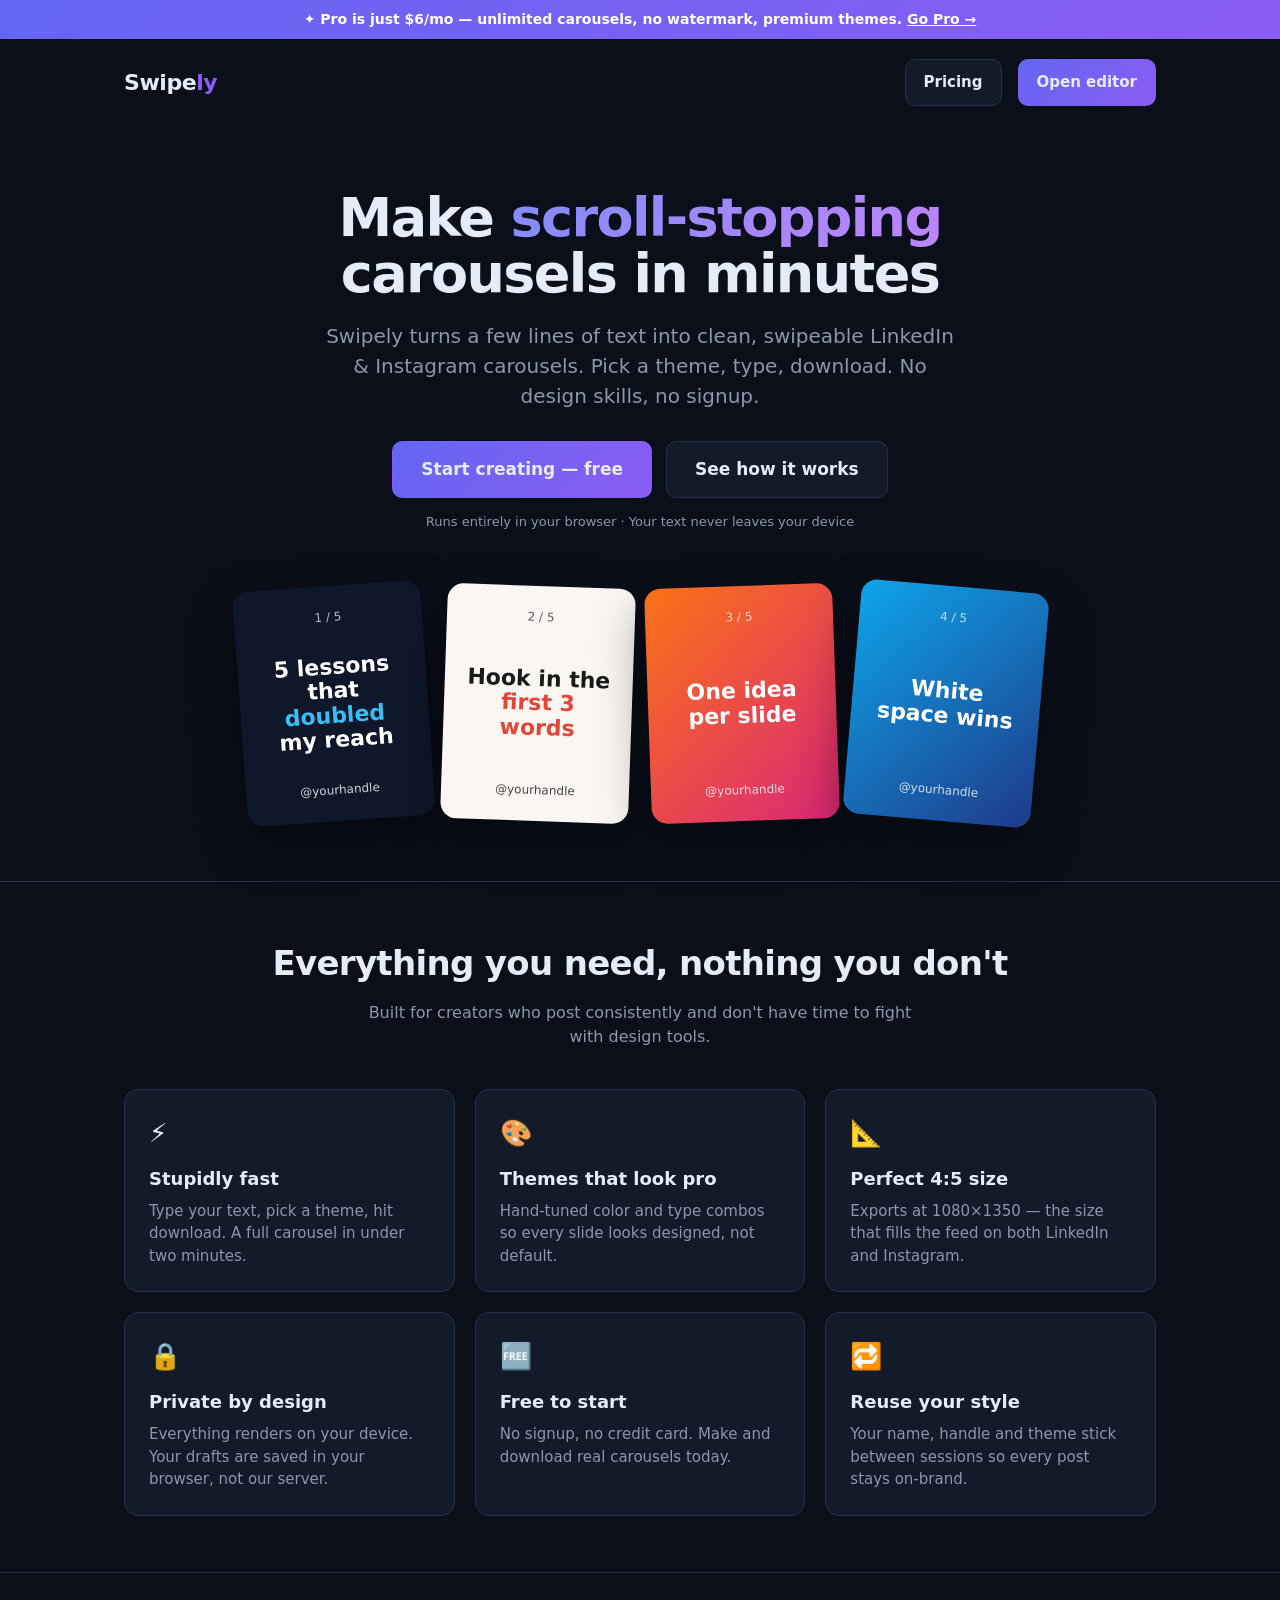
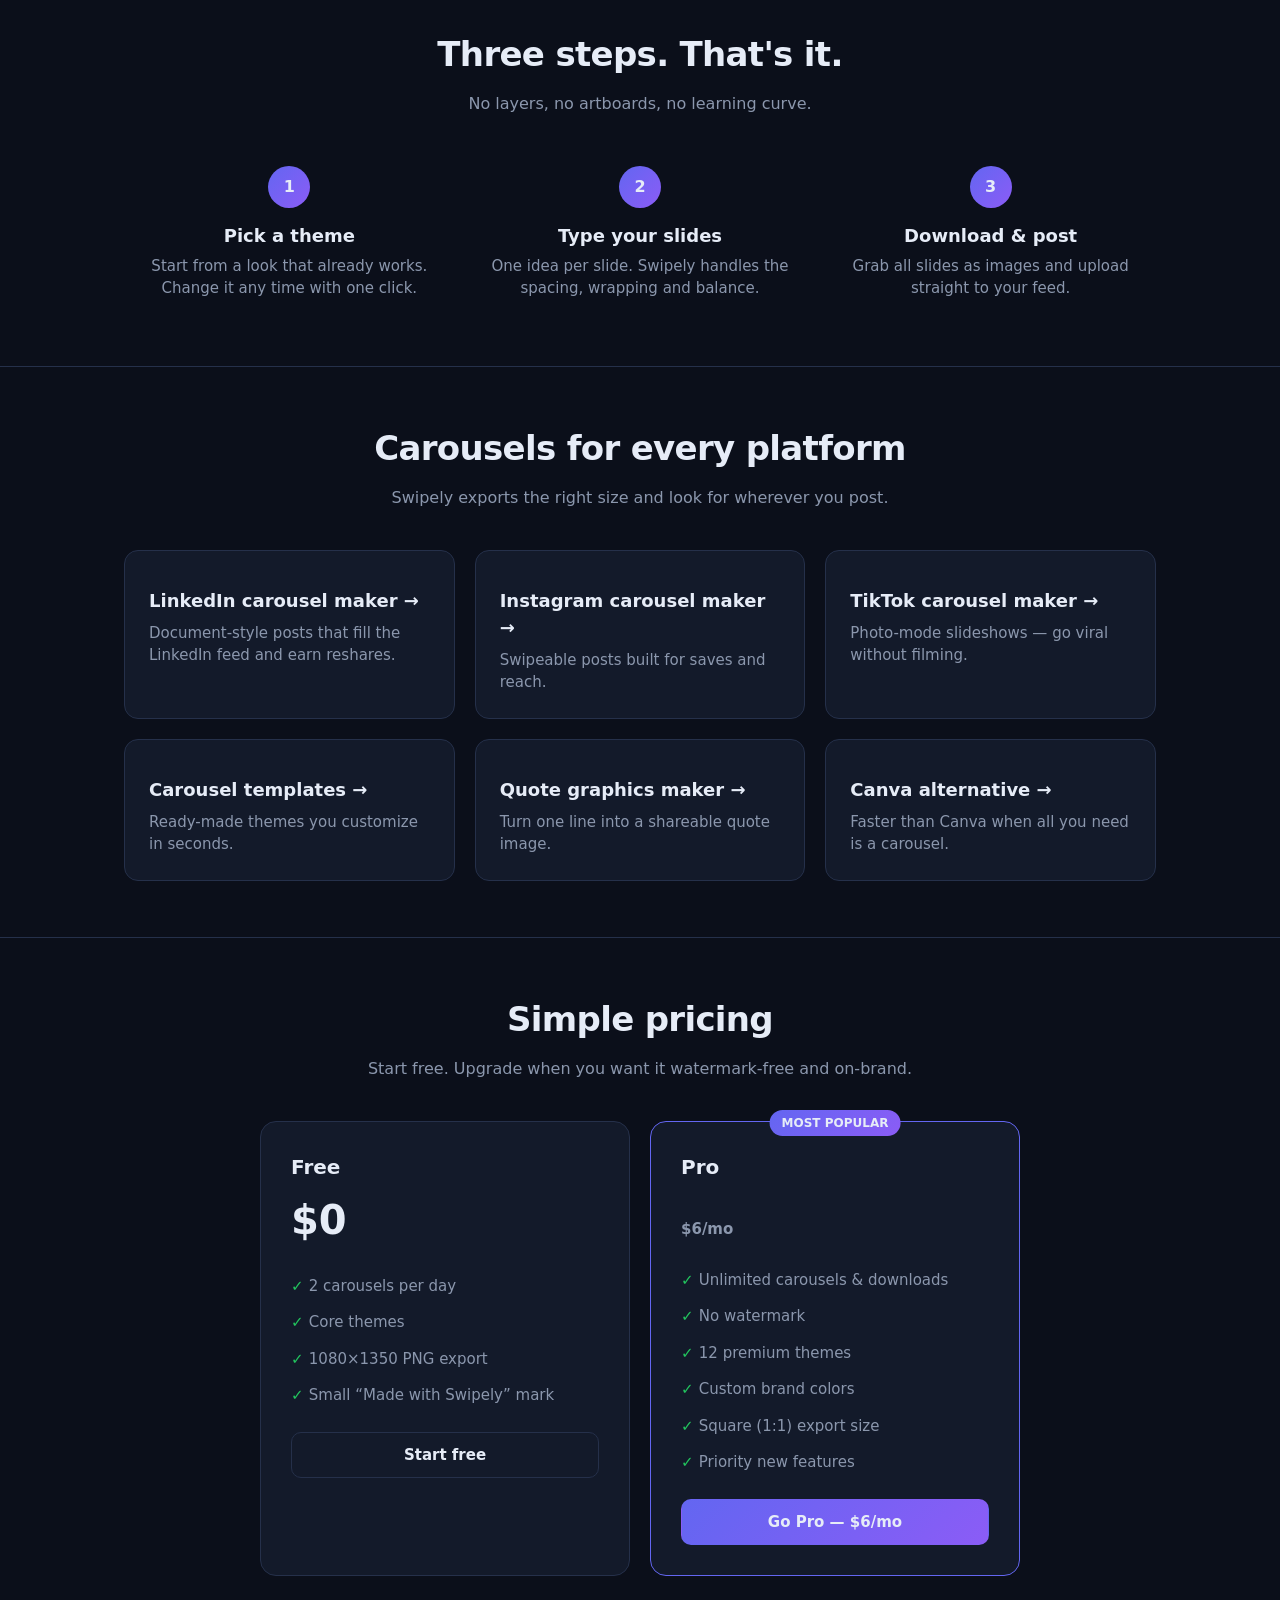
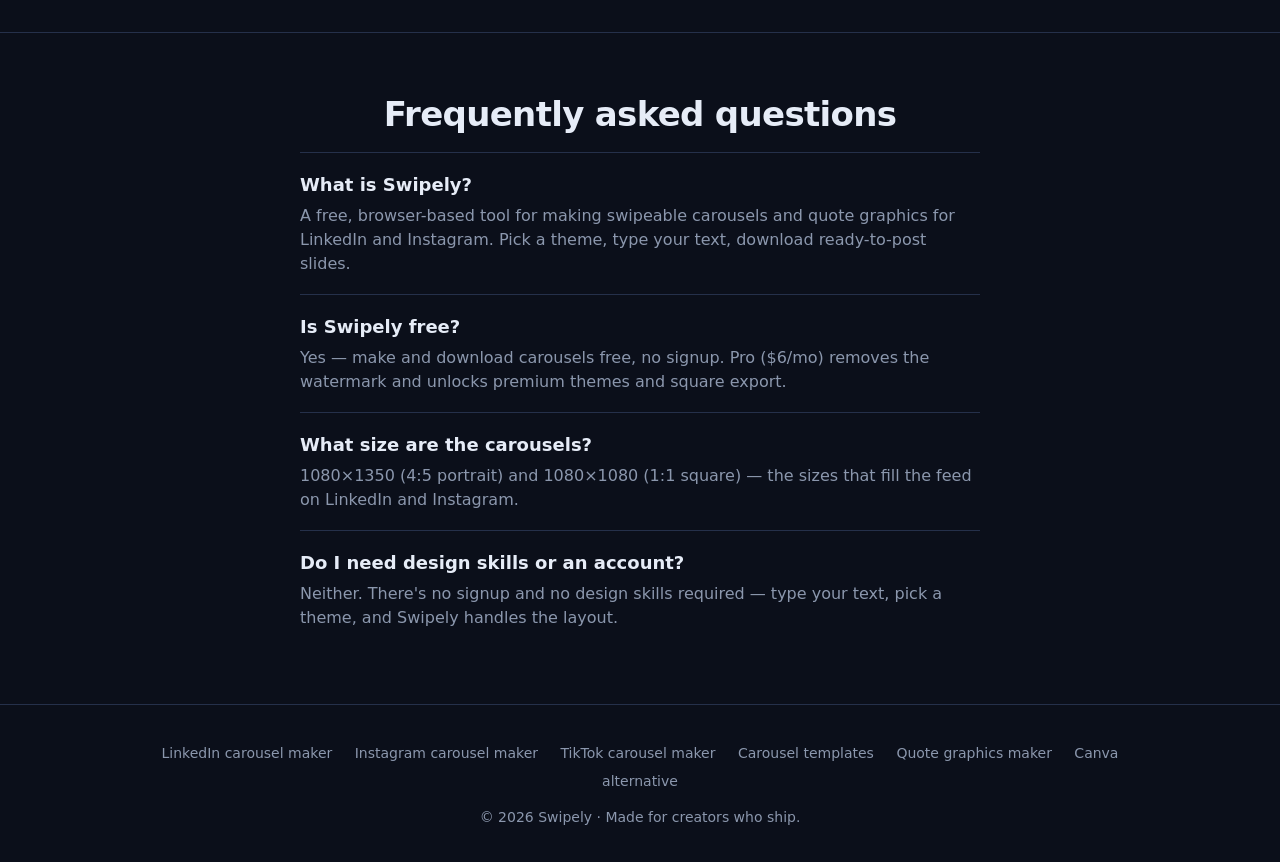
<file: index.html>
<!DOCTYPE html>
<html lang="en">
<head>
  <meta charset="UTF-8" />
  <meta name="viewport" content="width=device-width, initial-scale=1.0" />
  <title>Free Carousel Maker for LinkedIn &amp; Instagram — Swipely</title>
  <meta name="description" content="Swipely is the fastest way to design swipe carousels and quote graphics for LinkedIn and Instagram. Pick a theme, type your text, download. Free, no signup, runs in your browser." />
  <meta name="theme-color" content="#0b0f1a" />
  <link rel="canonical" href="https://smuffinz99-prog.github.io/swipely/" />
  <link rel="preconnect" href="https://static.cloudflareinsights.com" />

  <!-- Open Graph / social preview -->
  <meta property="og:type" content="website" />
  <meta property="og:site_name" content="Swipely" />
  <meta property="og:locale" content="en_US" />
  <meta property="og:title" content="Swipely — Make scroll-stopping carousels in minutes" />
  <meta property="og:description" content="Design swipe carousels for LinkedIn &amp; Instagram. Pick a theme, type, download. Free, no signup." />
  <meta property="og:url" content="https://smuffinz99-prog.github.io/swipely/" />
  <meta name="twitter:card" content="summary_large_image" />

  <!-- JSON-LD for rich results -->
  <script type="application/ld+json">
  {
    "@context": "https://schema.org",
    "@type": "SoftwareApplication",
    "name": "Swipely",
    "applicationCategory": "DesignApplication",
    "operatingSystem": "Web",
    "offers": { "@type": "Offer", "price": "0", "priceCurrency": "USD" },
    "description": "Make swipe carousels and quote graphics for LinkedIn and Instagram in minutes."
  }
  </script>
  <script type="application/ld+json">
  {
    "@context": "https://schema.org",
    "@type": "FAQPage",
    "mainEntity": [
      {"@type":"Question","name":"What is Swipely?","acceptedAnswer":{"@type":"Answer","text":"Swipely is a free, browser-based tool for making swipeable carousels and quote graphics for LinkedIn and Instagram. Pick a theme, type your text, and download ready-to-post slides."}},
      {"@type":"Question","name":"Is Swipely free?","acceptedAnswer":{"@type":"Answer","text":"Yes. You can make and download carousels for free with no signup. A $6/month Pro plan removes the watermark and unlocks premium themes and square export."}},
      {"@type":"Question","name":"What size are the carousels?","acceptedAnswer":{"@type":"Answer","text":"Swipely exports 1080x1350 (4:5 portrait) and 1080x1080 (1:1 square) — the sizes that fill the feed on LinkedIn and Instagram."}},
      {"@type":"Question","name":"Do I need design skills or an account?","acceptedAnswer":{"@type":"Answer","text":"No. There's no signup and no design skills required. You type your text, pick a theme, and Swipely handles the layout."}}
    ]
  }
  </script>
  <script type="application/ld+json">
  {
    "@context": "https://schema.org",
    "@graph": [
      {"@type":"Organization","name":"Swipely","url":"https://smuffinz99-prog.github.io/swipely/"},
      {"@type":"WebSite","name":"Swipely","url":"https://smuffinz99-prog.github.io/swipely/"}
    ]
  }
  </script>

  <style>
    :root {
      --bg:#0b0f1a; --panel:#131a2a; --line:#25304a; --text:#e6ecf7;
      --muted:#8b97ad; --accent:#6366f1; --accent-2:#8b5cf6;
    }
    * { box-sizing: border-box; }
    body { margin:0; background:var(--bg); color:var(--text);
      font-family:'Segoe UI',system-ui,-apple-system,Roboto,sans-serif; -webkit-font-smoothing:antialiased; line-height:1.5; }
    a { color:inherit; }
    .wrap { max-width:1080px; margin:0 auto; padding:0 24px; }

    header { display:flex; align-items:center; gap:16px; padding:20px 0; }
    .logo { font-weight:800; font-size:22px; letter-spacing:-.02em; }
    .logo span { color:var(--accent-2); }
    header .spacer { flex:1; }
    .btn { display:inline-block; border:1px solid var(--line); background:var(--panel);
      color:var(--text); padding:11px 18px; border-radius:10px; font-weight:700; font-size:15px;
      text-decoration:none; cursor:pointer; transition:filter .15s, border-color .15s; }
    .btn.primary { background:linear-gradient(135deg,var(--accent),var(--accent-2)); border-color:transparent; }
    .btn.primary:hover { filter:brightness(1.08); }
    .btn.big { padding:15px 28px; font-size:17px; }

    .announce { background:linear-gradient(135deg,var(--accent),var(--accent-2)); color:#fff; text-align:center; font-size:14px; font-weight:600; padding:9px 16px; }
    .announce a { color:#fff; text-decoration:underline; white-space:nowrap; }
    .hero { text-align:center; padding:64px 0 40px; }
    .hero h1 { font-size:54px; line-height:1.05; letter-spacing:-.03em; margin:0 0 18px; }
    .hero h1 .grad { background:linear-gradient(135deg,#818cf8,#c084fc); -webkit-background-clip:text; background-clip:text; color:transparent; }
    .hero p { font-size:20px; color:var(--muted); max-width:640px; margin:0 auto 30px; }
    .cta-row { display:flex; gap:14px; justify-content:center; flex-wrap:wrap; }
    .micro { color:var(--muted); font-size:13px; margin-top:14px; }

    .mock { display:flex; gap:16px; justify-content:center; margin:54px 0 20px; flex-wrap:wrap; }
    .card { width:188px; height:235px; border-radius:16px; padding:22px; display:flex; flex-direction:column;
      justify-content:space-between; box-shadow:0 20px 50px rgba(0,0,0,.45); transform:rotate(var(--r)); }
    .card h3 { font-size:22px; margin:0; line-height:1.1; font-weight:800; }
    .card .num { font-size:12px; opacity:.7; }
    .card .by { font-size:12px; opacity:.8; }
    .c1 { background:#0f172a; color:#fff; --r:-4deg; }
    .c1 .accent { color:#38bdf8; }
    .c2 { background:#faf7f2; color:#1a1a1a; --r:2deg; }
    .c2 .accent { color:#e1463b; }
    .c3 { background:linear-gradient(135deg,#f97316,#db2777); color:#fff; --r:-2deg; }
    .c4 { background:linear-gradient(135deg,#0ea5e9,#1e3a8a); color:#fff; --r:5deg; }

    section.block { padding:56px 0; border-top:1px solid var(--line); }
    h2 { font-size:34px; letter-spacing:-.02em; text-align:center; margin:0 0 12px; }
    .sub { text-align:center; color:var(--muted); max-width:560px; margin:0 auto 40px; }

    .grid3 { display:grid; grid-template-columns:repeat(3,1fr); gap:20px; }
    .feature { background:var(--panel); border:1px solid var(--line); border-radius:14px; padding:24px; }
    .feature .ico { font-size:26px; }
    .feature h3 { margin:12px 0 8px; font-size:18px; }
    .feature p { margin:0; color:var(--muted); font-size:15px; }

    .steps { display:grid; grid-template-columns:repeat(3,1fr); gap:20px; }
    .step { text-align:center; padding:10px; }
    .step .n { width:42px; height:42px; border-radius:50%; margin:0 auto 14px; display:grid; place-items:center;
      background:linear-gradient(135deg,var(--accent),var(--accent-2)); font-weight:800; }
    .step h3 { margin:0 0 6px; font-size:18px; }
    .step p { margin:0; color:var(--muted); font-size:15px; }

    .pricing { display:grid; grid-template-columns:1fr 1fr; gap:20px; max-width:760px; margin:0 auto; }
    .plan { background:var(--panel); border:1px solid var(--line); border-radius:16px; padding:30px; }
    .plan.pro { border-color:var(--accent); position:relative; }
    .plan .tag { position:absolute; top:-12px; left:50%; transform:translateX(-50%); background:linear-gradient(135deg,var(--accent),var(--accent-2)); font-size:12px; font-weight:800; padding:4px 12px; border-radius:20px; }
    .plan h3 { margin:0; font-size:20px; }
    .plan .price { font-size:40px; font-weight:800; margin:8px 0 4px; }
    .plan .price span { font-size:15px; color:var(--muted); font-weight:600; }
    .plan ul { list-style:none; padding:0; margin:18px 0; }
    .plan li { padding:7px 0; color:var(--muted); font-size:15px; }
    .plan li::before { content:"✓ "; color:#22c55e; font-weight:800; }

    footer { border-top:1px solid var(--line); padding:34px 0; text-align:center; color:var(--muted); font-size:14px; }

    @media (max-width:820px) {
      .hero h1 { font-size:38px; }
      .grid3, .steps, .pricing { grid-template-columns:1fr; }
    }
  </style>
</head>
<body>
  <div class="announce">✦ Pro is just <span data-usd="6"></span>/mo — unlimited carousels, no watermark, premium themes. <a href="app.html">Go Pro →</a></div>
  <div class="wrap">
    <header>
      <div class="logo">Swipe<span>ly</span></div>
      <div class="spacer"></div>
      <a class="btn" href="#pricing">Pricing</a>
      <a class="btn primary" href="app.html">Open editor</a>
    </header>

    <div class="hero">
      <h1>Make <span class="grad">scroll-stopping</span><br />carousels in minutes</h1>
      <p>Swipely turns a few lines of text into clean, swipeable LinkedIn &amp; Instagram carousels. Pick a theme, type, download. No design skills, no signup.</p>
      <div class="cta-row">
        <a class="btn primary big" href="app.html">Start creating — free</a>
        <a class="btn big" href="#how">See how it works</a>
      </div>
      <div class="micro">Runs entirely in your browser · Your text never leaves your device</div>

      <div class="mock">
        <div class="card c1"><div class="num">1 / 5</div><h3>5 lessons that <span class="accent">doubled</span> my reach</h3><div class="by">@yourhandle</div></div>
        <div class="card c2"><div class="num">2 / 5</div><h3>Hook in the <span class="accent">first 3 words</span></h3><div class="by">@yourhandle</div></div>
        <div class="card c3"><div class="num">3 / 5</div><h3>One idea per slide</h3><div class="by">@yourhandle</div></div>
        <div class="card c4"><div class="num">4 / 5</div><h3>White space wins</h3><div class="by">@yourhandle</div></div>
      </div>
    </div>
  </div>

  <section class="block" id="features">
    <div class="wrap">
      <h2>Everything you need, nothing you don't</h2>
      <p class="sub">Built for creators who post consistently and don't have time to fight with design tools.</p>
      <div class="grid3">
        <div class="feature"><div class="ico">⚡</div><h3>Stupidly fast</h3><p>Type your text, pick a theme, hit download. A full carousel in under two minutes.</p></div>
        <div class="feature"><div class="ico">🎨</div><h3>Themes that look pro</h3><p>Hand-tuned color and type combos so every slide looks designed, not default.</p></div>
        <div class="feature"><div class="ico">📐</div><h3>Perfect 4:5 size</h3><p>Exports at 1080×1350 — the size that fills the feed on both LinkedIn and Instagram.</p></div>
        <div class="feature"><div class="ico">🔒</div><h3>Private by design</h3><p>Everything renders on your device. Your drafts are saved in your browser, not our server.</p></div>
        <div class="feature"><div class="ico">🆓</div><h3>Free to start</h3><p>No signup, no credit card. Make and download real carousels today.</p></div>
        <div class="feature"><div class="ico">🔁</div><h3>Reuse your style</h3><p>Your name, handle and theme stick between sessions so every post stays on-brand.</p></div>
      </div>
    </div>
  </section>

  <section class="block" id="how">
    <div class="wrap">
      <h2>Three steps. That's it.</h2>
      <p class="sub">No layers, no artboards, no learning curve.</p>
      <div class="steps">
        <div class="step"><div class="n">1</div><h3>Pick a theme</h3><p>Start from a look that already works. Change it any time with one click.</p></div>
        <div class="step"><div class="n">2</div><h3>Type your slides</h3><p>One idea per slide. Swipely handles the spacing, wrapping and balance.</p></div>
        <div class="step"><div class="n">3</div><h3>Download &amp; post</h3><p>Grab all slides as images and upload straight to your feed.</p></div>
      </div>
    </div>
  </section>

  <section class="block" id="uses">
    <div class="wrap">
      <h2>Carousels for every platform</h2>
      <p class="sub">Swipely exports the right size and look for wherever you post.</p>
      <div class="grid3">
        <div class="feature"><h3><a href="linkedin-carousel-maker.html" style="color:inherit;text-decoration:none;">LinkedIn carousel maker →</a></h3><p>Document-style posts that fill the LinkedIn feed and earn reshares.</p></div>
        <div class="feature"><h3><a href="instagram-carousel-maker.html" style="color:inherit;text-decoration:none;">Instagram carousel maker →</a></h3><p>Swipeable posts built for saves and reach.</p></div>
        <div class="feature"><h3><a href="tiktok-carousel-maker.html" style="color:inherit;text-decoration:none;">TikTok carousel maker →</a></h3><p>Photo-mode slideshows — go viral without filming.</p></div>
        <div class="feature"><h3><a href="carousel-templates.html" style="color:inherit;text-decoration:none;">Carousel templates →</a></h3><p>Ready-made themes you customize in seconds.</p></div>
        <div class="feature"><h3><a href="quote-graphics-maker.html" style="color:inherit;text-decoration:none;">Quote graphics maker →</a></h3><p>Turn one line into a shareable quote image.</p></div>
        <div class="feature"><h3><a href="canva-alternative.html" style="color:inherit;text-decoration:none;">Canva alternative →</a></h3><p>Faster than Canva when all you need is a carousel.</p></div>
      </div>
    </div>
  </section>

  <section class="block" id="pricing">
    <div class="wrap">
      <h2>Simple pricing</h2>
      <p class="sub">Start free. Upgrade when you want it watermark-free and on-brand.</p>
      <div class="pricing">
        <div class="plan">
          <h3>Free</h3>
          <div class="price">$0</div>
          <ul>
            <li>2 carousels per day</li>
            <li>Core themes</li>
            <li>1080×1350 PNG export</li>
            <li>Small “Made with Swipely” mark</li>
          </ul>
          <a class="btn" href="app.html" style="width:100%;text-align:center;">Start free</a>
        </div>
        <div class="plan pro">
          <div class="tag">MOST POPULAR</div>
          <h3>Pro</h3>
          <div class="price"><span data-usd="6"></span><span>/mo</span></div>
          <div data-ccy-note style="font-size:12px;color:var(--muted);margin:-6px 0 10px;"></div>
          <ul>
            <li>Unlimited carousels &amp; downloads</li>
            <li>No watermark</li>
            <li>12 premium themes</li>
            <li>Custom brand colors</li>
            <li>Square (1:1) export size</li>
            <li>Priority new features</li>
          </ul>
          <a class="btn primary" href="app.html" style="width:100%;text-align:center;">Go Pro — <span data-usd="6"></span>/mo</a>
        </div>
      </div>
    </div>
  </section>

  <section class="block" id="faq">
    <div class="wrap">
      <h2>Frequently asked questions</h2>
      <div style="max-width:680px;margin:0 auto;">
        <div style="border-top:1px solid var(--line);padding:18px 0;">
          <h3 style="margin:0 0 6px;font-size:18px;">What is Swipely?</h3>
          <p style="margin:0;color:var(--muted);">A free, browser-based tool for making swipeable carousels and quote graphics for LinkedIn and Instagram. Pick a theme, type your text, download ready-to-post slides.</p>
        </div>
        <div style="border-top:1px solid var(--line);padding:18px 0;">
          <h3 style="margin:0 0 6px;font-size:18px;">Is Swipely free?</h3>
          <p style="margin:0;color:var(--muted);">Yes — make and download carousels free, no signup. Pro (<span data-usd="6"></span>/mo) removes the watermark and unlocks premium themes and square export.</p>
        </div>
        <div style="border-top:1px solid var(--line);padding:18px 0;">
          <h3 style="margin:0 0 6px;font-size:18px;">What size are the carousels?</h3>
          <p style="margin:0;color:var(--muted);">1080×1350 (4:5 portrait) and 1080×1080 (1:1 square) — the sizes that fill the feed on LinkedIn and Instagram.</p>
        </div>
        <div style="border-top:1px solid var(--line);padding:18px 0;">
          <h3 style="margin:0 0 6px;font-size:18px;">Do I need design skills or an account?</h3>
          <p style="margin:0;color:var(--muted);">Neither. There's no signup and no design skills required — type your text, pick a theme, and Swipely handles the layout.</p>
        </div>
      </div>
    </div>
  </section>

  <footer>
    <div class="wrap">
      <div style="margin-bottom:12px;line-height:2;">
        <a href="linkedin-carousel-maker.html" style="color:var(--muted);text-decoration:none;margin-right:18px;">LinkedIn carousel maker</a>
        <a href="instagram-carousel-maker.html" style="color:var(--muted);text-decoration:none;margin-right:18px;">Instagram carousel maker</a>
        <a href="tiktok-carousel-maker.html" style="color:var(--muted);text-decoration:none;margin-right:18px;">TikTok carousel maker</a>
        <a href="carousel-templates.html" style="color:var(--muted);text-decoration:none;margin-right:18px;">Carousel templates</a>
        <a href="quote-graphics-maker.html" style="color:var(--muted);text-decoration:none;margin-right:18px;">Quote graphics maker</a>
        <a href="canva-alternative.html" style="color:var(--muted);text-decoration:none;">Canva alternative</a>
      </div>
      © <span id="yr"></span> Swipely · Made for creators who ship.
    </div>
  </footer>

  <script>document.getElementById('yr').textContent = new Date().getFullYear();</script>
  <script src="pricing.js"></script>
<script data-goatcounter="https://smuffinz.goatcounter.com/count" async src="//gc.zgo.at/count.js"></script>
</body>
</html>
</file>
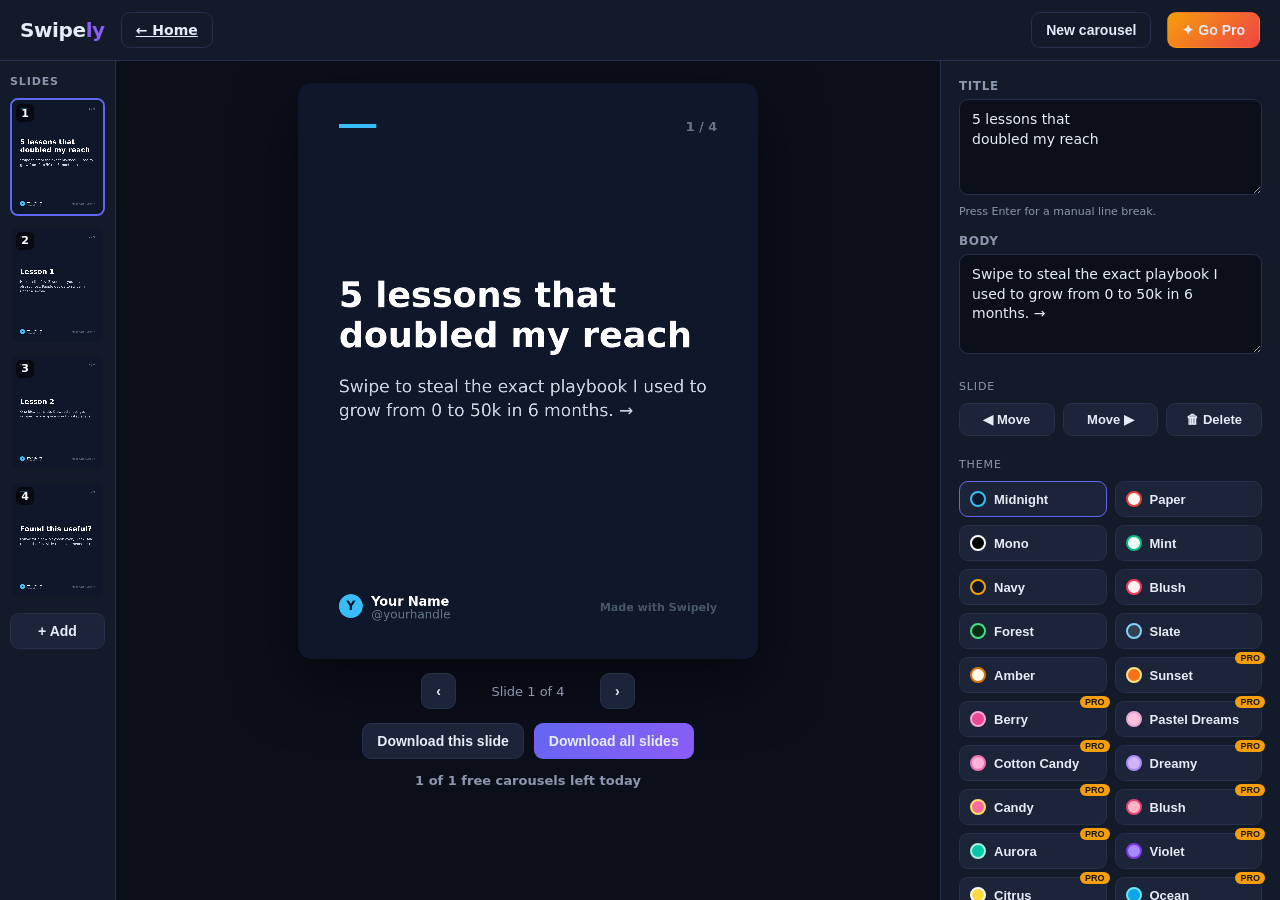
<file: app.html>
<!DOCTYPE html>
<html lang="en">
<head>
  <meta charset="UTF-8" />
  <meta name="viewport" content="width=device-width, initial-scale=1.0" />
  <title>Editor · Swipely</title>
  <meta name="robots" content="noindex" />
  <link rel="stylesheet" href="styles.css" />
</head>
<body>
  <div class="topbar">
    <div class="logo">Swipe<span>ly</span></div>
    <a class="btn ghost" href="index.html">← Home</a>
    <div class="spacer"></div>
    <button class="btn ghost" id="resetBtn">New carousel</button>
    <button class="btn pro" id="proBtn">✦ Go Pro</button>
  </div>

  <div class="app">
    <!-- slide rail -->
    <aside class="rail">
      <h4>Slides</h4>
      <div id="thumbs"></div>
      <button class="btn add" id="addSlide">+ Add</button>
    </aside>

    <!-- stage -->
    <main class="stage">
      <canvas id="canvas"></canvas>
      <div class="nav">
        <button class="btn" id="prevSlide">‹</button>
        <span class="label" id="slideLabel">Slide 1 of 1</span>
        <button class="btn" id="nextSlide">›</button>
      </div>
      <div class="export-row">
        <button class="btn" id="exportCurrent">Download this slide</button>
        <button class="btn primary" id="exportAll">Download all slides</button>
      </div>
      <div class="usage" id="usageNote"></div>
    </main>

    <!-- controls -->
    <section class="panel">
      <div class="field">
        <label for="titleInput">Title</label>
        <textarea id="titleInput" rows="2"></textarea>
        <div class="hint">Press Enter for a manual line break.</div>
      </div>
      <div class="field">
        <label for="bodyInput">Body</label>
        <textarea id="bodyInput" rows="4"></textarea>
      </div>

      <div class="section-title">Slide</div>
      <div class="tools">
        <button class="btn" id="moveLeft">◀ Move</button>
        <button class="btn" id="moveRight">Move ▶</button>
        <button class="btn" id="delSlide">🗑 Delete</button>
      </div>

      <div class="section-title">Theme</div>
      <div class="templates" id="templates"></div>

      <div class="section-title">Size</div>
      <div class="size-row">
        <button class="size-btn fmt-btn" data-fmt="portrait">Portrait 4:5</button>
        <button class="size-btn fmt-btn" data-fmt="square">Square 1:1<span class="pro-tag">PRO</span></button>
      </div>

      <div class="section-title">Text size</div>
      <div class="size-row">
        <button class="size-btn" data-size="S">S</button>
        <button class="size-btn" data-size="M">M</button>
        <button class="size-btn" data-size="L">L</button>
      </div>

      <div class="section-title">Brand colors <span class="pro-pill">PRO</span></div>
      <div class="brand-colors" id="brandColors">
        <label class="brand-toggle"><input type="checkbox" id="customToggle" /> Use custom colors</label>
        <div class="color-row">
          <div class="color-field"><span>Background</span><input type="color" id="cBg" /></div>
          <div class="color-field"><span>Text</span><input type="color" id="cText" /></div>
          <div class="color-field"><span>Accent</span><input type="color" id="cAccent" /></div>
        </div>
      </div>

      <div class="section-title">Your brand</div>
      <div class="field">
        <label for="brandName">Name</label>
        <input id="brandName" type="text" />
      </div>
      <div class="field">
        <label for="brandHandle">Handle</label>
        <input id="brandHandle" type="text" />
      </div>

      <div class="wm-note" id="watermarkNote">
        <span>✦</span>
        <div>Free plan: <b>1 carousel/day</b>, with a small <b>“Made with Swipely”</b> mark. Pro (<span data-usd="6"></span>/mo) removes the mark, unlocks premium themes, and goes unlimited.</div>
      </div>
    </section>
  </div>

  <!-- Upsell modal -->
  <div class="modal-overlay" id="upsell">
    <div class="modal">
      <button class="modal-x" id="upsellClose" aria-label="Close">×</button>
      <div class="modal-badge">✦ Swipely Pro</div>
      <div class="modal-price"><span data-usd="6"></span><span>/month</span></div>
      <div class="modal-ccy" data-ccy-note></div>
      <p class="modal-reason" id="upsellReason"></p>
      <ul class="modal-list">
        <li>Unlimited carousels &amp; downloads</li>
        <li>No “Made with Swipely” watermark</li>
        <li>12 premium themes</li>
        <li>Custom brand colors</li>
        <li>Square (1:1) export size</li>
        <li>Priority access to new features</li>
      </ul>
      <button class="btn primary modal-cta" id="upsellGetPro">Get Pro — <span data-usd="6"></span>/mo</button>
      <div class="modal-note" id="upsellNote"></div>
      <button class="modal-preview" id="upsellPreview">Preview Pro features →</button>
    </div>
  </div>

  <script src="templates.js"></script>
  <script src="app.js"></script>
  <script src="pricing.js"></script>
<script data-goatcounter="https://smuffinz.goatcounter.com/count" async src="//gc.zgo.at/count.js"></script>
</body>
</html>
</file>
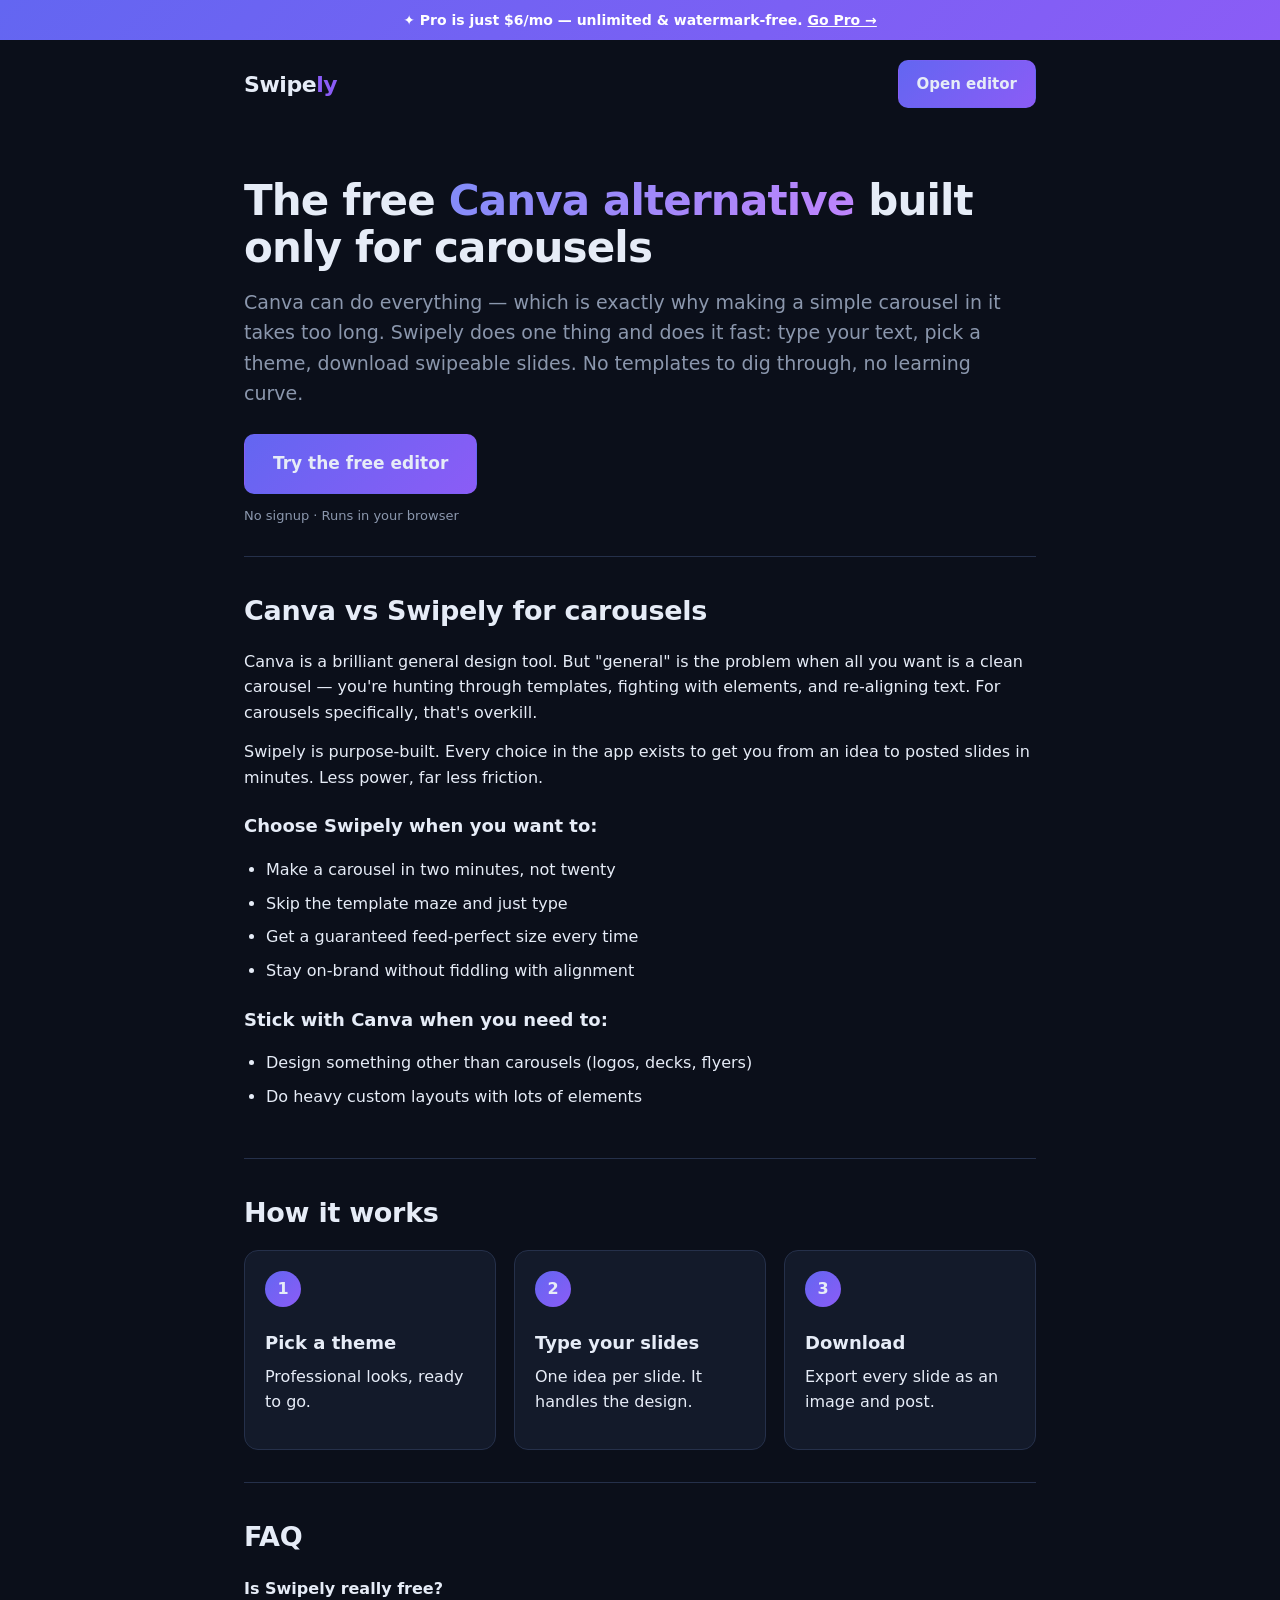
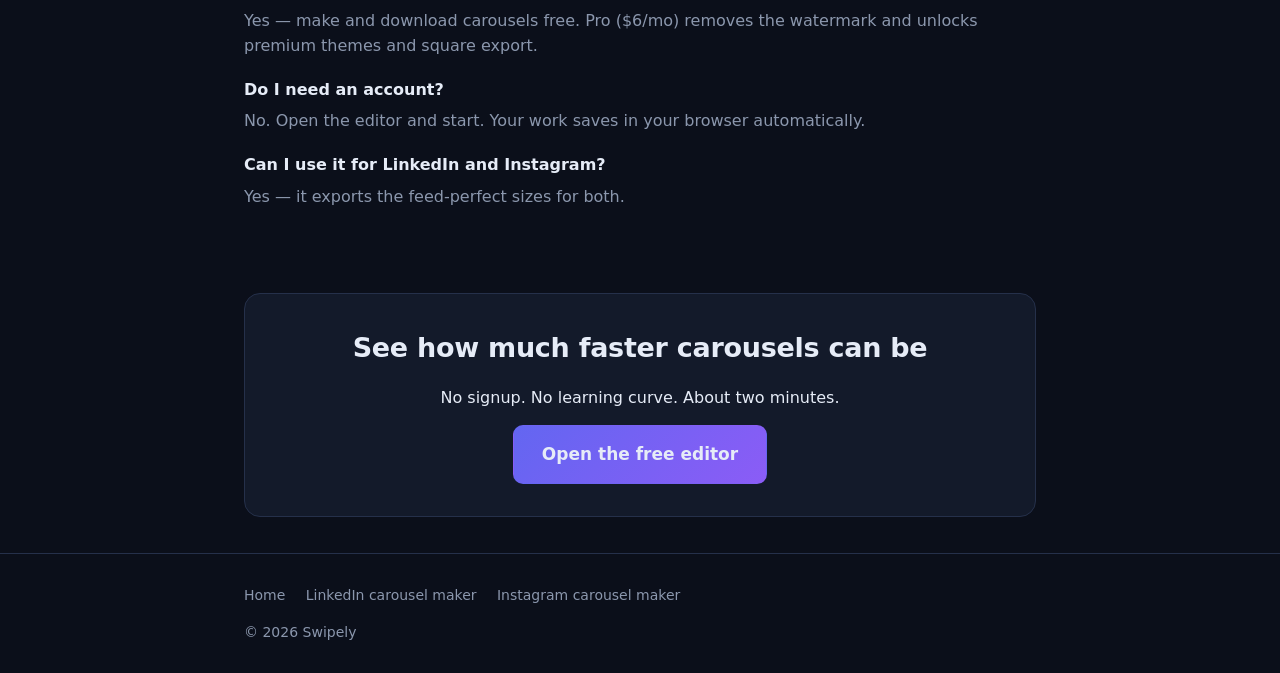
<file: canva-alternative.html>
<!DOCTYPE html>
<html lang="en">
<head>
  <meta charset="UTF-8" />
  <meta name="viewport" content="width=device-width, initial-scale=1.0" />
  <title>A Faster, Free Canva Alternative for Carousels | Swipely</title>
  <meta name="description" content="Swipely is a focused, free Canva alternative for social media carousels. No bloat, no learning curve — type your text, pick a theme, download. Built only for carousels, so it's faster." />
  <link rel="canonical" href="https://smuffinz99-prog.github.io/swipely/canva-alternative.html" />
  <meta property="og:type" content="website" />
  <meta property="og:title" content="A Faster, Free Canva Alternative for Carousels — Swipely" />
  <meta property="og:description" content="Focused, free carousel maker. No bloat, no learning curve. Type, pick a theme, download." />
  <meta property="og:url" content="https://smuffinz99-prog.github.io/swipely/canva-alternative.html" />
  <meta name="twitter:card" content="summary_large_image" />
  <meta property="og:site_name" content="Swipely" />
  <meta name="theme-color" content="#0b0f1a" />
  <script type="application/ld+json">
  {
    "@context": "https://schema.org",
    "@type": "FAQPage",
    "mainEntity": [
      {"@type":"Question","name":"Is Swipely a free Canva alternative?","acceptedAnswer":{"@type":"Answer","text":"Yes. Swipely is free to use for making and downloading social media carousels. It focuses only on carousels, so it's faster than a general design tool like Canva."}},
      {"@type":"Question","name":"Why use Swipely instead of Canva for carousels?","acceptedAnswer":{"@type":"Answer","text":"Canva is powerful but broad. Swipely does one thing — carousels — so there's no learning curve: type your text, pick a theme, download. A full carousel takes about two minutes."}}
    ]
  }
  </script>
  <script type="application/ld+json">
  {
    "@context":"https://schema.org","@type":"BreadcrumbList",
    "itemListElement":[
      {"@type":"ListItem","position":1,"name":"Home","item":"https://smuffinz99-prog.github.io/swipely/"},
      {"@type":"ListItem","position":2,"name":"Canva alternative","item":"https://smuffinz99-prog.github.io/swipely/canva-alternative.html"}
    ]
  }
  </script>
  <link rel="stylesheet" href="pages.css" />
</head>
<body>
  <div class="announce">✦ Pro is just <span data-usd="6"></span>/mo — unlimited &amp; watermark-free. <a href="app.html">Go Pro →</a></div>
  <header>
    <a class="logo" href="index.html">Swipe<span>ly</span></a>
    <div class="spacer"></div>
    <a class="btn primary" href="app.html">Open editor</a>
  </header>

  <div class="wrap">
    <div class="hero">
      <h1>The free <span class="grad">Canva alternative</span> built only for carousels</h1>
      <p class="lead">Canva can do everything — which is exactly why making a simple carousel in it takes too long. Swipely does one thing and does it fast: type your text, pick a theme, download swipeable slides. No templates to dig through, no learning curve.</p>
      <div class="cta-row">
        <a class="btn primary big" href="app.html">Try the free editor</a>
      </div>
      <div class="micro">No signup · Runs in your browser</div>
    </div>

    <section>
      <h2>Canva vs Swipely for carousels</h2>
      <p>Canva is a brilliant general design tool. But "general" is the problem when all you want is a clean carousel — you're hunting through templates, fighting with elements, and re-aligning text. For carousels specifically, that's overkill.</p>
      <p>Swipely is purpose-built. Every choice in the app exists to get you from an idea to posted slides in minutes. Less power, far less friction.</p>
      <h3>Choose Swipely when you want to:</h3>
      <ul>
        <li>Make a carousel in two minutes, not twenty</li>
        <li>Skip the template maze and just type</li>
        <li>Get a guaranteed feed-perfect size every time</li>
        <li>Stay on-brand without fiddling with alignment</li>
      </ul>
      <h3>Stick with Canva when you need to:</h3>
      <ul>
        <li>Design something other than carousels (logos, decks, flyers)</li>
        <li>Do heavy custom layouts with lots of elements</li>
      </ul>
    </section>

    <section>
      <h2>How it works</h2>
      <div class="steps">
        <div class="step"><div class="n">1</div><h3>Pick a theme</h3><p>Professional looks, ready to go.</p></div>
        <div class="step"><div class="n">2</div><h3>Type your slides</h3><p>One idea per slide. It handles the design.</p></div>
        <div class="step"><div class="n">3</div><h3>Download</h3><p>Export every slide as an image and post.</p></div>
      </div>
    </section>

    <section class="faq">
      <h2>FAQ</h2>
      <dl>
        <dt>Is Swipely really free?</dt>
        <dd>Yes — make and download carousels free. Pro (<span data-usd="6"></span>/mo) removes the watermark and unlocks premium themes and square export.</dd>
        <dt>Do I need an account?</dt>
        <dd>No. Open the editor and start. Your work saves in your browser automatically.</dd>
        <dt>Can I use it for LinkedIn and Instagram?</dt>
        <dd>Yes — it exports the feed-perfect sizes for both.</dd>
      </dl>
    </section>

    <div class="cta-band">
      <h2>See how much faster carousels can be</h2>
      <p>No signup. No learning curve. About two minutes.</p>
      <a class="btn primary big" href="app.html">Open the free editor</a>
    </div>
  </div>

  <footer>
    <div class="wrap">
      <div class="related">
        <a href="index.html">Home</a>
        <a href="linkedin-carousel-maker.html">LinkedIn carousel maker</a>
        <a href="instagram-carousel-maker.html">Instagram carousel maker</a>
      </div>
      © <span id="yr"></span> Swipely
    </div>
  </footer>
  <script>document.getElementById('yr').textContent = new Date().getFullYear();</script>
  <script src="pricing.js"></script>
<script data-goatcounter="https://smuffinz.goatcounter.com/count" async src="//gc.zgo.at/count.js"></script>
</body>
</html>
</file>
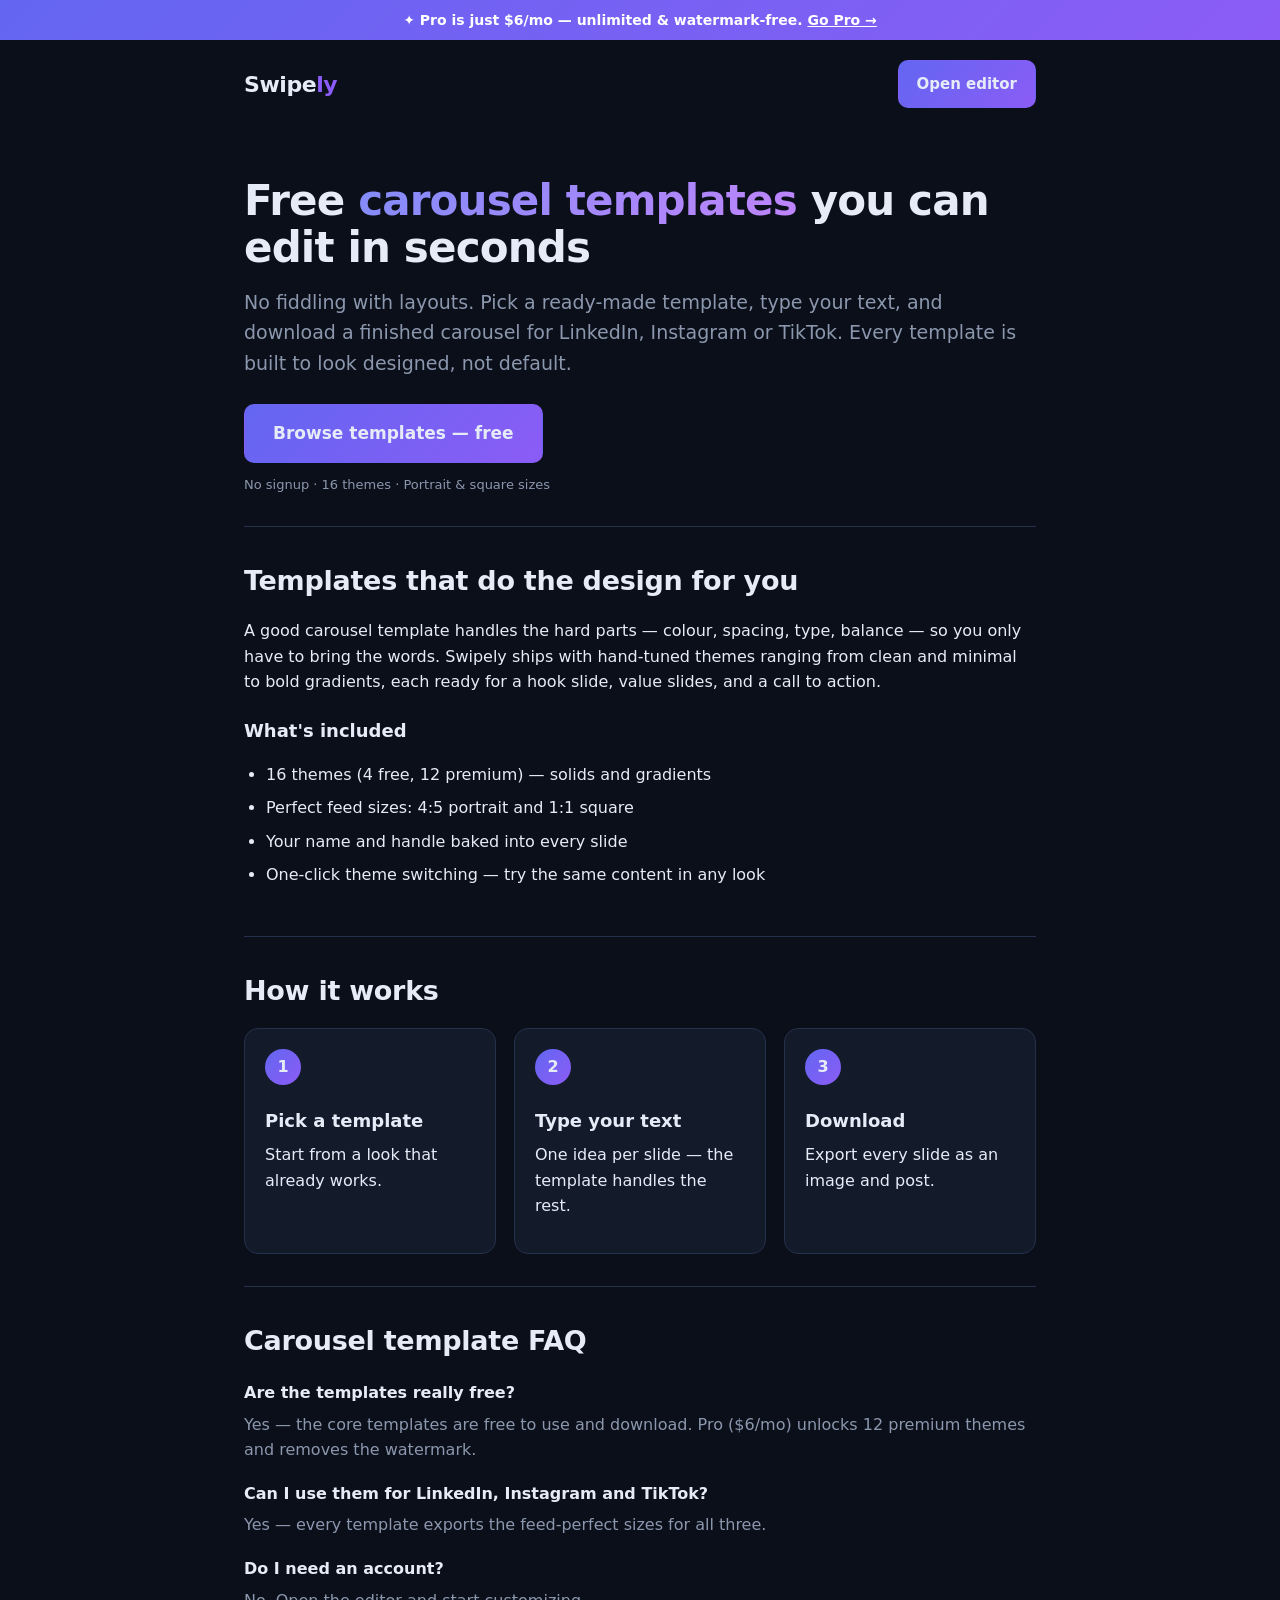
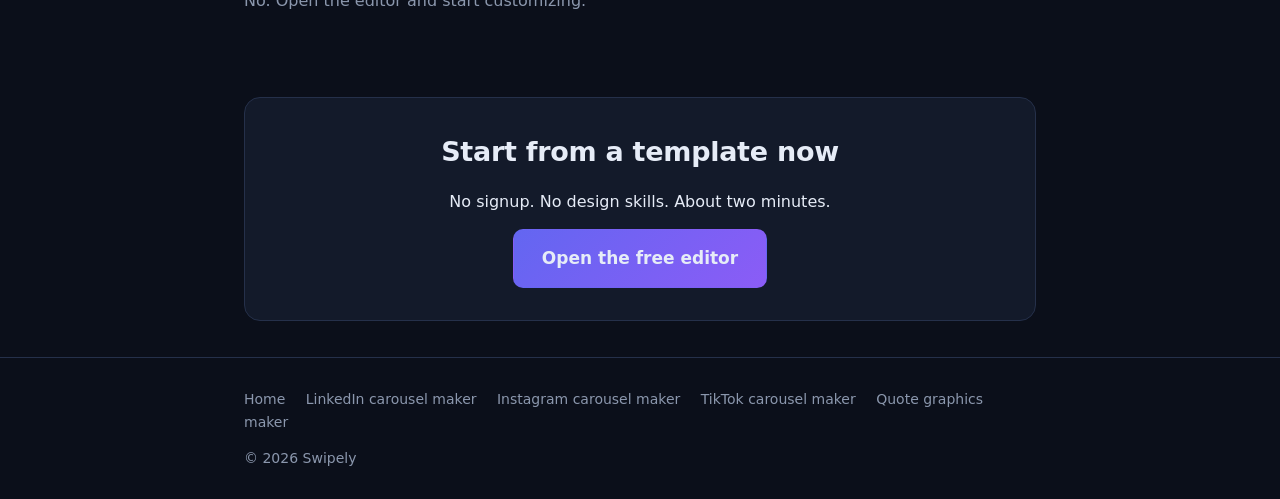
<file: carousel-templates.html>
<!DOCTYPE html>
<html lang="en">
<head>
  <meta charset="UTF-8" />
  <meta name="viewport" content="width=device-width, initial-scale=1.0" />
  <title>Free Carousel Templates for LinkedIn &amp; Instagram | Swipely</title>
  <meta name="description" content="Free carousel templates you can customize in seconds. Pick a ready-made theme, type your text, and download swipeable slides for LinkedIn, Instagram and TikTok. No signup." />
  <link rel="canonical" href="https://smuffinz99-prog.github.io/swipely/carousel-templates.html" />
  <meta property="og:type" content="website" />
  <meta property="og:title" content="Free Carousel Templates — Swipely" />
  <meta property="og:description" content="Free, customizable carousel templates for LinkedIn, Instagram and TikTok. Type, theme, download." />
  <meta property="og:url" content="https://smuffinz99-prog.github.io/swipely/carousel-templates.html" />
  <meta property="og:site_name" content="Swipely" />
  <meta name="theme-color" content="#0b0f1a" />
  <meta name="twitter:card" content="summary_large_image" />
  <script type="application/ld+json">
  {
    "@context": "https://schema.org",
    "@type": "FAQPage",
    "mainEntity": [
      {"@type":"Question","name":"Are the carousel templates free?","acceptedAnswer":{"@type":"Answer","text":"Yes. Swipely's core carousel templates are free to use and download. Pro adds premium themes and removes the watermark."}},
      {"@type":"Question","name":"How do I customize a carousel template?","acceptedAnswer":{"@type":"Answer","text":"Open the editor, pick a theme, type your own text for each slide, add your name and handle, then download the slides as images."}}
    ]
  }
  </script>
  <script type="application/ld+json">
  {
    "@context":"https://schema.org","@type":"BreadcrumbList",
    "itemListElement":[
      {"@type":"ListItem","position":1,"name":"Home","item":"https://smuffinz99-prog.github.io/swipely/"},
      {"@type":"ListItem","position":2,"name":"Carousel templates","item":"https://smuffinz99-prog.github.io/swipely/carousel-templates.html"}
    ]
  }
  </script>
  <link rel="stylesheet" href="pages.css" />
</head>
<body>
  <div class="announce">✦ Pro is just <span data-usd="6"></span>/mo — unlimited &amp; watermark-free. <a href="app.html">Go Pro →</a></div>
  <header>
    <a class="logo" href="index.html">Swipe<span>ly</span></a>
    <div class="spacer"></div>
    <a class="btn primary" href="app.html">Open editor</a>
  </header>

  <div class="wrap">
    <div class="hero">
      <h1>Free <span class="grad">carousel templates</span> you can edit in seconds</h1>
      <p class="lead">No fiddling with layouts. Pick a ready-made template, type your text, and download a finished carousel for LinkedIn, Instagram or TikTok. Every template is built to look designed, not default.</p>
      <div class="cta-row">
        <a class="btn primary big" href="app.html">Browse templates — free</a>
      </div>
      <div class="micro">No signup · 16 themes · Portrait &amp; square sizes</div>
    </div>

    <section>
      <h2>Templates that do the design for you</h2>
      <p>A good carousel template handles the hard parts — colour, spacing, type, balance — so you only have to bring the words. Swipely ships with hand-tuned themes ranging from clean and minimal to bold gradients, each ready for a hook slide, value slides, and a call to action.</p>
      <h3>What's included</h3>
      <ul>
        <li>16 themes (4 free, 12 premium) — solids and gradients</li>
        <li>Perfect feed sizes: 4:5 portrait and 1:1 square</li>
        <li>Your name and handle baked into every slide</li>
        <li>One-click theme switching — try the same content in any look</li>
      </ul>
    </section>

    <section>
      <h2>How it works</h2>
      <div class="steps">
        <div class="step"><div class="n">1</div><h3>Pick a template</h3><p>Start from a look that already works.</p></div>
        <div class="step"><div class="n">2</div><h3>Type your text</h3><p>One idea per slide — the template handles the rest.</p></div>
        <div class="step"><div class="n">3</div><h3>Download</h3><p>Export every slide as an image and post.</p></div>
      </div>
    </section>

    <section class="faq">
      <h2>Carousel template FAQ</h2>
      <dl>
        <dt>Are the templates really free?</dt>
        <dd>Yes — the core templates are free to use and download. Pro (<span data-usd="6"></span>/mo) unlocks 12 premium themes and removes the watermark.</dd>
        <dt>Can I use them for LinkedIn, Instagram and TikTok?</dt>
        <dd>Yes — every template exports the feed-perfect sizes for all three.</dd>
        <dt>Do I need an account?</dt>
        <dd>No. Open the editor and start customizing.</dd>
      </dl>
    </section>

    <div class="cta-band">
      <h2>Start from a template now</h2>
      <p>No signup. No design skills. About two minutes.</p>
      <a class="btn primary big" href="app.html">Open the free editor</a>
    </div>
  </div>

  <footer>
    <div class="wrap">
      <div class="related">
        <a href="index.html">Home</a>
        <a href="linkedin-carousel-maker.html">LinkedIn carousel maker</a>
        <a href="instagram-carousel-maker.html">Instagram carousel maker</a>
        <a href="tiktok-carousel-maker.html">TikTok carousel maker</a>
        <a href="quote-graphics-maker.html">Quote graphics maker</a>
      </div>
      © <span id="yr"></span> Swipely
    </div>
  </footer>
  <script>document.getElementById('yr').textContent = new Date().getFullYear();</script>
  <script src="pricing.js"></script>
<script data-goatcounter="https://smuffinz.goatcounter.com/count" async src="//gc.zgo.at/count.js"></script>
</body>
</html>
</file>
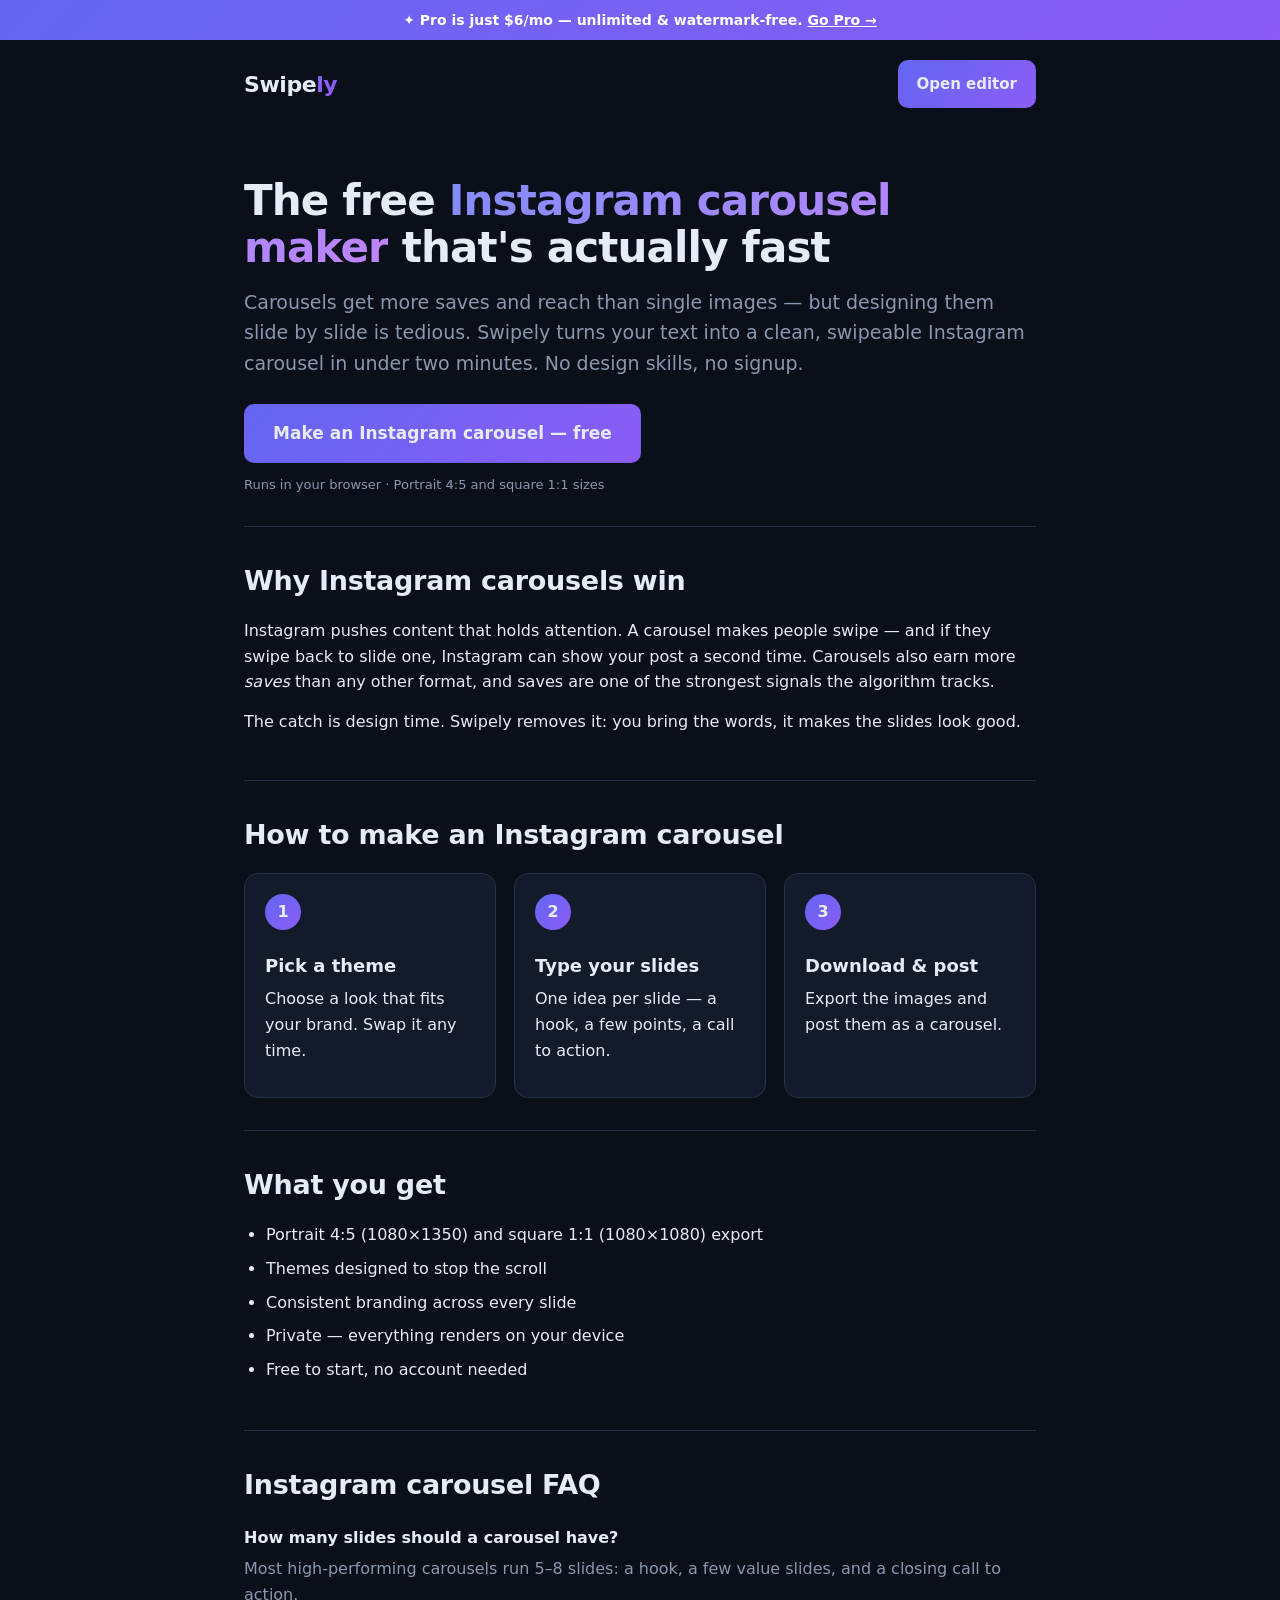
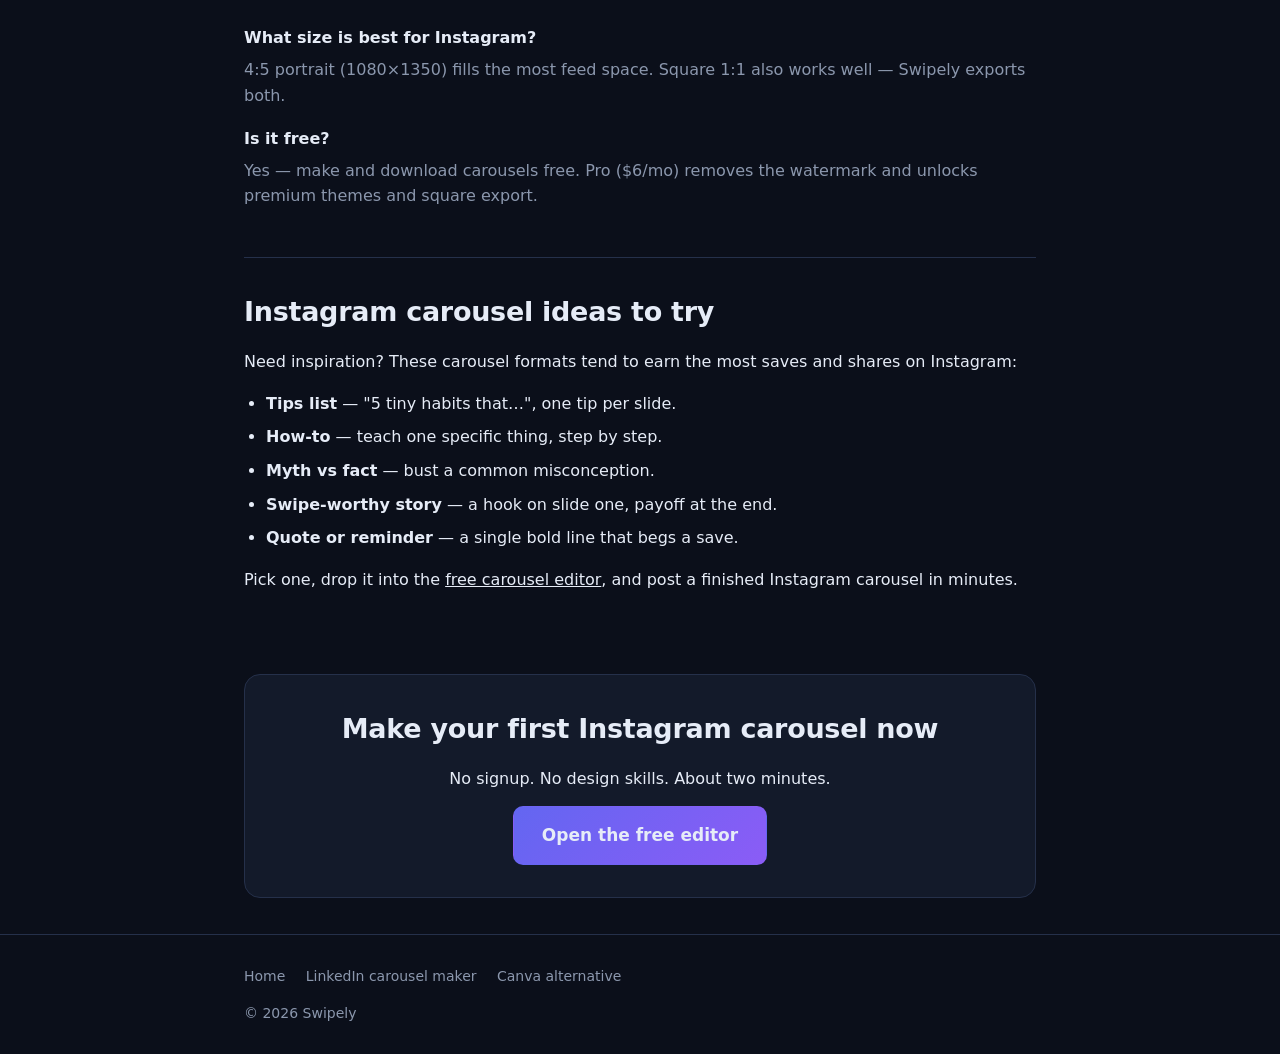
<file: instagram-carousel-maker.html>
<!DOCTYPE html>
<html lang="en">
<head>
  <meta charset="UTF-8" />
  <meta name="viewport" content="width=device-width, initial-scale=1.0" />
  <title>Free Instagram Carousel Maker (No Signup) — Swipely</title>
  <meta name="description" content="Create scroll-stopping Instagram carousels free, with no signup. Pick a theme, type your text, download swipeable slides ready to post. Perfect 4:5 and 1:1 sizes." />
  <link rel="canonical" href="https://smuffinz99-prog.github.io/swipely/instagram-carousel-maker.html" />
  <meta property="og:type" content="website" />
  <meta property="og:title" content="Free Instagram Carousel Maker — Swipely" />
  <meta property="og:description" content="Design Instagram carousels in minutes. Pick a theme, type, download. Free, no signup." />
  <meta property="og:url" content="https://smuffinz99-prog.github.io/swipely/instagram-carousel-maker.html" />
  <meta name="twitter:card" content="summary_large_image" />
  <meta property="og:site_name" content="Swipely" />
  <meta name="theme-color" content="#0b0f1a" />
  <script type="application/ld+json">
  {
    "@context": "https://schema.org",
    "@type": "FAQPage",
    "mainEntity": [
      {"@type":"Question","name":"How do I make an Instagram carousel?","acceptedAnswer":{"@type":"Answer","text":"Open Swipely, pick a theme, type one idea per slide, download the slides as images, then post them together as a carousel on Instagram."}},
      {"@type":"Question","name":"What size is an Instagram carousel?","acceptedAnswer":{"@type":"Answer","text":"4:5 portrait (1080x1350) fills the most feed space; 1:1 square (1080x1080) is the classic grid size. Swipely exports both."}},
      {"@type":"Question","name":"Is Swipely free?","acceptedAnswer":{"@type":"Answer","text":"Yes. Make and download Instagram carousels for free. Pro ($6/month) removes the watermark and unlocks premium themes and the square size."}}
    ]
  }
  </script>
  <script type="application/ld+json">
  {
    "@context":"https://schema.org","@type":"BreadcrumbList",
    "itemListElement":[
      {"@type":"ListItem","position":1,"name":"Home","item":"https://smuffinz99-prog.github.io/swipely/"},
      {"@type":"ListItem","position":2,"name":"Instagram carousel maker","item":"https://smuffinz99-prog.github.io/swipely/instagram-carousel-maker.html"}
    ]
  }
  </script>
  <link rel="stylesheet" href="pages.css" />
</head>
<body>
  <div class="announce">✦ Pro is just <span data-usd="6"></span>/mo — unlimited &amp; watermark-free. <a href="app.html">Go Pro →</a></div>
  <header>
    <a class="logo" href="index.html">Swipe<span>ly</span></a>
    <div class="spacer"></div>
    <a class="btn primary" href="app.html">Open editor</a>
  </header>

  <div class="wrap">
    <div class="hero">
      <h1>The free <span class="grad">Instagram carousel maker</span> that's actually fast</h1>
      <p class="lead">Carousels get more saves and reach than single images — but designing them slide by slide is tedious. Swipely turns your text into a clean, swipeable Instagram carousel in under two minutes. No design skills, no signup.</p>
      <div class="cta-row">
        <a class="btn primary big" href="app.html">Make an Instagram carousel — free</a>
      </div>
      <div class="micro">Runs in your browser · Portrait 4:5 and square 1:1 sizes</div>
    </div>

    <section>
      <h2>Why Instagram carousels win</h2>
      <p>Instagram pushes content that holds attention. A carousel makes people swipe — and if they swipe back to slide one, Instagram can show your post a second time. Carousels also earn more <em>saves</em> than any other format, and saves are one of the strongest signals the algorithm tracks.</p>
      <p>The catch is design time. Swipely removes it: you bring the words, it makes the slides look good.</p>
    </section>

    <section>
      <h2>How to make an Instagram carousel</h2>
      <div class="steps">
        <div class="step"><div class="n">1</div><h3>Pick a theme</h3><p>Choose a look that fits your brand. Swap it any time.</p></div>
        <div class="step"><div class="n">2</div><h3>Type your slides</h3><p>One idea per slide — a hook, a few points, a call to action.</p></div>
        <div class="step"><div class="n">3</div><h3>Download &amp; post</h3><p>Export the images and post them as a carousel.</p></div>
      </div>
    </section>

    <section>
      <h2>What you get</h2>
      <ul>
        <li>Portrait 4:5 (1080×1350) and square 1:1 (1080×1080) export</li>
        <li>Themes designed to stop the scroll</li>
        <li>Consistent branding across every slide</li>
        <li>Private — everything renders on your device</li>
        <li>Free to start, no account needed</li>
      </ul>
    </section>

    <section class="faq">
      <h2>Instagram carousel FAQ</h2>
      <dl>
        <dt>How many slides should a carousel have?</dt>
        <dd>Most high-performing carousels run 5–8 slides: a hook, a few value slides, and a closing call to action.</dd>
        <dt>What size is best for Instagram?</dt>
        <dd>4:5 portrait (1080×1350) fills the most feed space. Square 1:1 also works well — Swipely exports both.</dd>
        <dt>Is it free?</dt>
        <dd>Yes — make and download carousels free. Pro (<span data-usd="6"></span>/mo) removes the watermark and unlocks premium themes and square export.</dd>
      </dl>
    </section>

    <section>
      <h2>Instagram carousel ideas to try</h2>
      <p>Need inspiration? These carousel formats tend to earn the most saves and shares on Instagram:</p>
      <ul>
        <li><strong>Tips list</strong> — "5 tiny habits that…", one tip per slide.</li>
        <li><strong>How-to</strong> — teach one specific thing, step by step.</li>
        <li><strong>Myth vs fact</strong> — bust a common misconception.</li>
        <li><strong>Swipe-worthy story</strong> — a hook on slide one, payoff at the end.</li>
        <li><strong>Quote or reminder</strong> — a single bold line that begs a save.</li>
      </ul>
      <p>Pick one, drop it into the <a href="app.html">free carousel editor</a>, and post a finished Instagram carousel in minutes.</p>
    </section>

    <div class="cta-band">
      <h2>Make your first Instagram carousel now</h2>
      <p>No signup. No design skills. About two minutes.</p>
      <a class="btn primary big" href="app.html">Open the free editor</a>
    </div>
  </div>

  <footer>
    <div class="wrap">
      <div class="related">
        <a href="index.html">Home</a>
        <a href="linkedin-carousel-maker.html">LinkedIn carousel maker</a>
        <a href="canva-alternative.html">Canva alternative</a>
      </div>
      © <span id="yr"></span> Swipely
    </div>
  </footer>
  <script>document.getElementById('yr').textContent = new Date().getFullYear();</script>
  <script src="pricing.js"></script>
<script data-goatcounter="https://smuffinz.goatcounter.com/count" async src="//gc.zgo.at/count.js"></script>
</body>
</html>
</file>
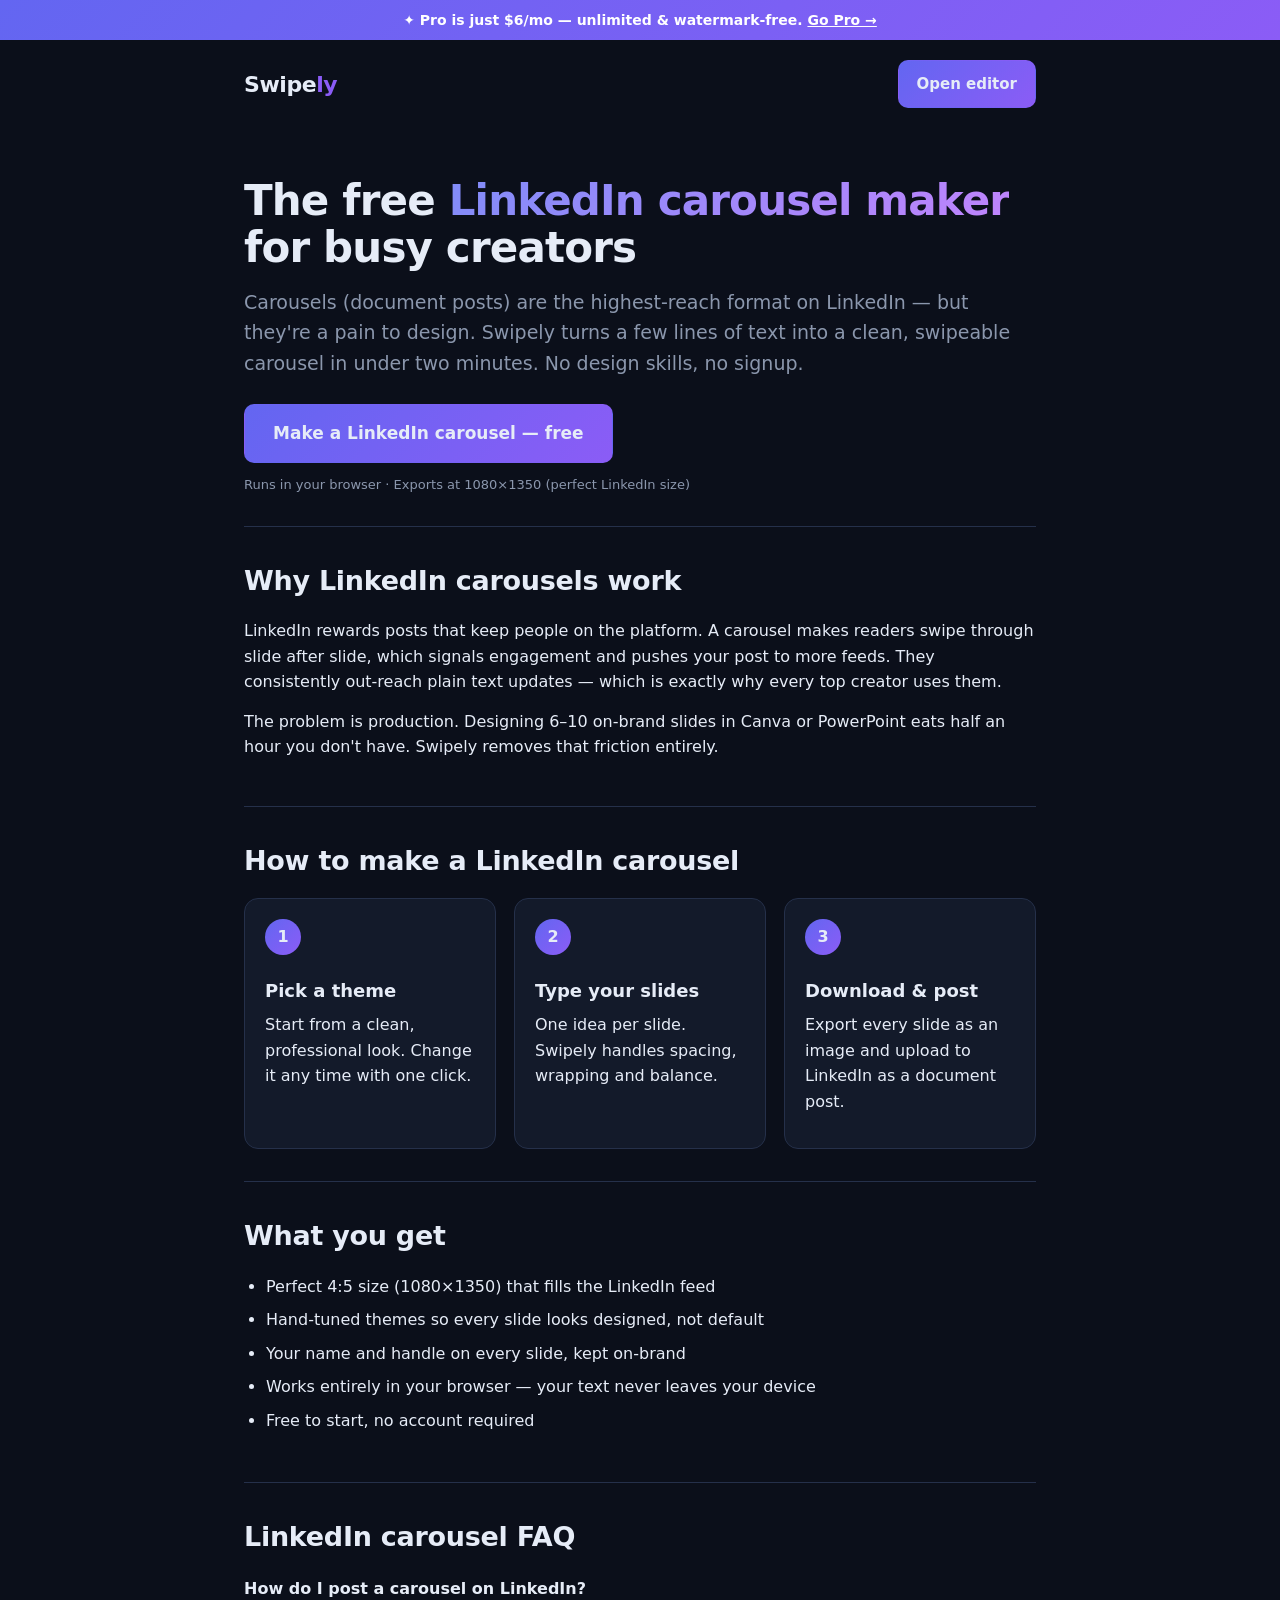
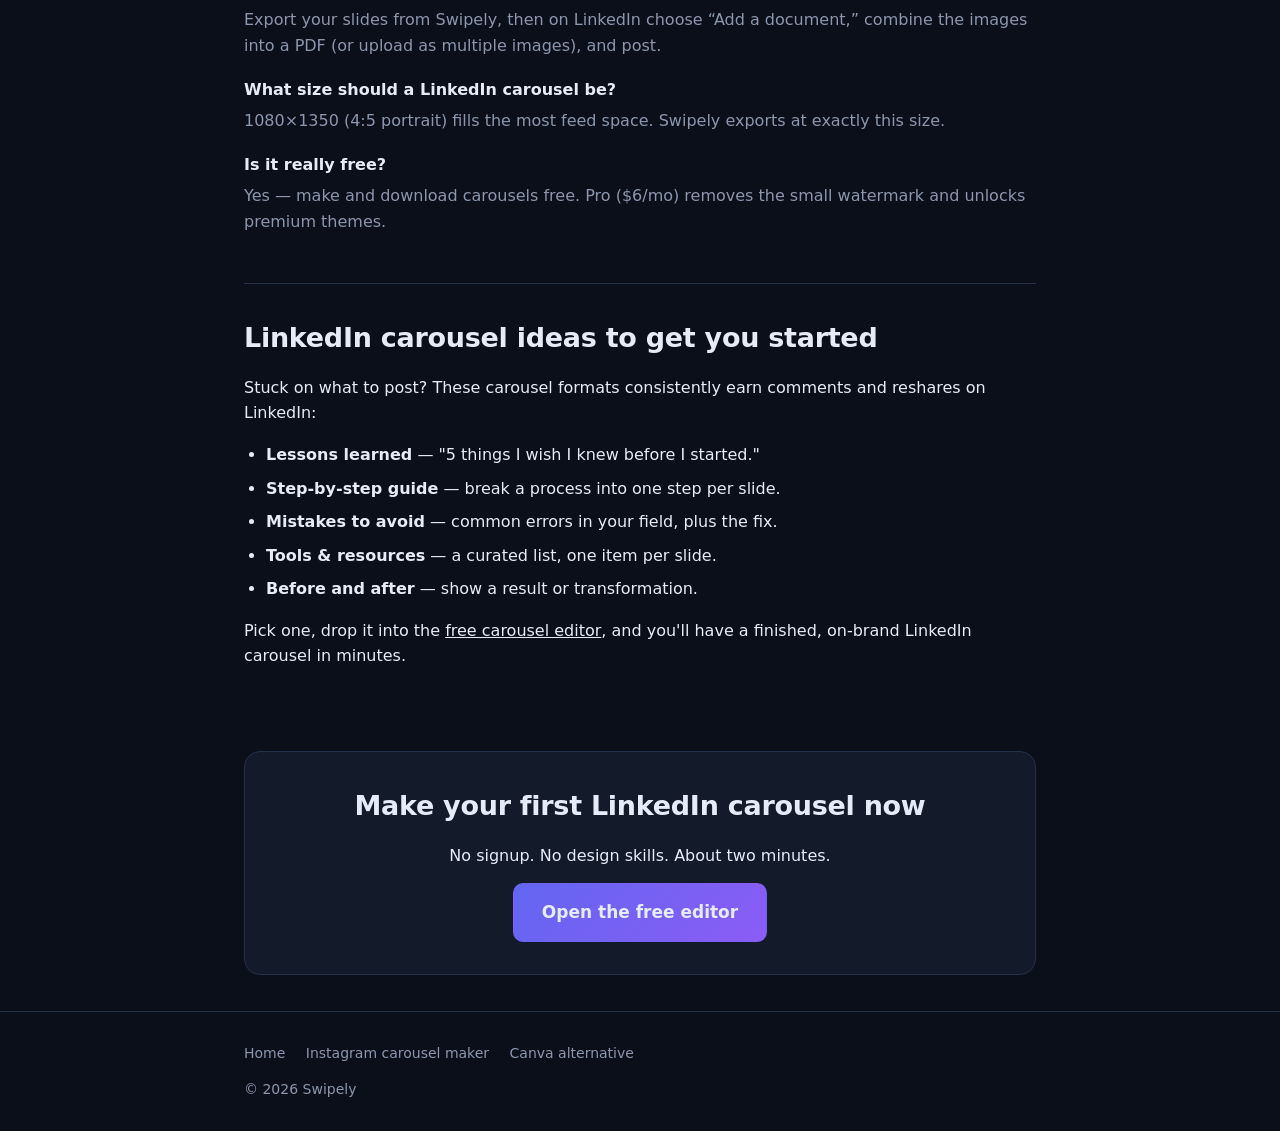
<file: linkedin-carousel-maker.html>
<!DOCTYPE html>
<html lang="en">
<head>
  <meta charset="UTF-8" />
  <meta name="viewport" content="width=device-width, initial-scale=1.0" />
  <title>Free LinkedIn Carousel Maker (No Signup) — Swipely</title>
  <meta name="description" content="Make scroll-stopping LinkedIn carousels (document posts) free, with no signup. Pick a theme, type your text, download ready-to-post slides. Built for creators and founders." />
  <link rel="canonical" href="https://smuffinz99-prog.github.io/swipely/linkedin-carousel-maker.html" />
  <meta property="og:type" content="website" />
  <meta property="og:title" content="Free LinkedIn Carousel Maker — Swipely" />
  <meta property="og:description" content="Design LinkedIn carousels in minutes. Pick a theme, type, download. Free, no signup." />
  <meta property="og:url" content="https://smuffinz99-prog.github.io/swipely/linkedin-carousel-maker.html" />
  <meta name="twitter:card" content="summary_large_image" />
  <meta property="og:site_name" content="Swipely" />
  <meta name="theme-color" content="#0b0f1a" />
  <script type="application/ld+json">
  {
    "@context": "https://schema.org",
    "@type": "FAQPage",
    "mainEntity": [
      {"@type":"Question","name":"How do I make a carousel for LinkedIn?","acceptedAnswer":{"@type":"Answer","text":"Open Swipely, pick a theme, type one idea per slide, then download all slides as images and upload them to LinkedIn as a document or image post."}},
      {"@type":"Question","name":"What size should a LinkedIn carousel be?","acceptedAnswer":{"@type":"Answer","text":"A 4:5 portrait at 1080x1350 pixels fills the most feed space on LinkedIn. Swipely exports at exactly this size."}},
      {"@type":"Question","name":"Is Swipely free?","acceptedAnswer":{"@type":"Answer","text":"Yes. You can make and download LinkedIn carousels for free. A $6/month Pro plan removes the watermark and unlocks premium themes."}}
    ]
  }
  </script>
  <script type="application/ld+json">
  {
    "@context":"https://schema.org","@type":"BreadcrumbList",
    "itemListElement":[
      {"@type":"ListItem","position":1,"name":"Home","item":"https://smuffinz99-prog.github.io/swipely/"},
      {"@type":"ListItem","position":2,"name":"LinkedIn carousel maker","item":"https://smuffinz99-prog.github.io/swipely/linkedin-carousel-maker.html"}
    ]
  }
  </script>
  <link rel="stylesheet" href="pages.css" />
</head>
<body>
  <div class="announce">✦ Pro is just <span data-usd="6"></span>/mo — unlimited &amp; watermark-free. <a href="app.html">Go Pro →</a></div>
  <header>
    <a class="logo" href="index.html">Swipe<span>ly</span></a>
    <div class="spacer"></div>
    <a class="btn primary" href="app.html">Open editor</a>
  </header>

  <div class="wrap">
    <div class="hero">
      <h1>The free <span class="grad">LinkedIn carousel maker</span> for busy creators</h1>
      <p class="lead">Carousels (document posts) are the highest-reach format on LinkedIn — but they're a pain to design. Swipely turns a few lines of text into a clean, swipeable carousel in under two minutes. No design skills, no signup.</p>
      <div class="cta-row">
        <a class="btn primary big" href="app.html">Make a LinkedIn carousel — free</a>
      </div>
      <div class="micro">Runs in your browser · Exports at 1080×1350 (perfect LinkedIn size)</div>
    </div>

    <section>
      <h2>Why LinkedIn carousels work</h2>
      <p>LinkedIn rewards posts that keep people on the platform. A carousel makes readers swipe through slide after slide, which signals engagement and pushes your post to more feeds. They consistently out-reach plain text updates — which is exactly why every top creator uses them.</p>
      <p>The problem is production. Designing 6–10 on-brand slides in Canva or PowerPoint eats half an hour you don't have. Swipely removes that friction entirely.</p>
    </section>

    <section>
      <h2>How to make a LinkedIn carousel</h2>
      <div class="steps">
        <div class="step"><div class="n">1</div><h3>Pick a theme</h3><p>Start from a clean, professional look. Change it any time with one click.</p></div>
        <div class="step"><div class="n">2</div><h3>Type your slides</h3><p>One idea per slide. Swipely handles spacing, wrapping and balance.</p></div>
        <div class="step"><div class="n">3</div><h3>Download &amp; post</h3><p>Export every slide as an image and upload to LinkedIn as a document post.</p></div>
      </div>
    </section>

    <section>
      <h2>What you get</h2>
      <ul>
        <li>Perfect 4:5 size (1080×1350) that fills the LinkedIn feed</li>
        <li>Hand-tuned themes so every slide looks designed, not default</li>
        <li>Your name and handle on every slide, kept on-brand</li>
        <li>Works entirely in your browser — your text never leaves your device</li>
        <li>Free to start, no account required</li>
      </ul>
    </section>

    <section class="faq">
      <h2>LinkedIn carousel FAQ</h2>
      <dl>
        <dt>How do I post a carousel on LinkedIn?</dt>
        <dd>Export your slides from Swipely, then on LinkedIn choose “Add a document,” combine the images into a PDF (or upload as multiple images), and post.</dd>
        <dt>What size should a LinkedIn carousel be?</dt>
        <dd>1080×1350 (4:5 portrait) fills the most feed space. Swipely exports at exactly this size.</dd>
        <dt>Is it really free?</dt>
        <dd>Yes — make and download carousels free. Pro (<span data-usd="6"></span>/mo) removes the small watermark and unlocks premium themes.</dd>
      </dl>
    </section>

    <section>
      <h2>LinkedIn carousel ideas to get you started</h2>
      <p>Stuck on what to post? These carousel formats consistently earn comments and reshares on LinkedIn:</p>
      <ul>
        <li><strong>Lessons learned</strong> — "5 things I wish I knew before I started."</li>
        <li><strong>Step-by-step guide</strong> — break a process into one step per slide.</li>
        <li><strong>Mistakes to avoid</strong> — common errors in your field, plus the fix.</li>
        <li><strong>Tools &amp; resources</strong> — a curated list, one item per slide.</li>
        <li><strong>Before and after</strong> — show a result or transformation.</li>
      </ul>
      <p>Pick one, drop it into the <a href="app.html">free carousel editor</a>, and you'll have a finished, on-brand LinkedIn carousel in minutes.</p>
    </section>

    <div class="cta-band">
      <h2>Make your first LinkedIn carousel now</h2>
      <p>No signup. No design skills. About two minutes.</p>
      <a class="btn primary big" href="app.html">Open the free editor</a>
    </div>
  </div>

  <footer>
    <div class="wrap">
      <div class="related">
        <a href="index.html">Home</a>
        <a href="instagram-carousel-maker.html">Instagram carousel maker</a>
        <a href="canva-alternative.html">Canva alternative</a>
      </div>
      © <span id="yr"></span> Swipely
    </div>
  </footer>
  <script>document.getElementById('yr').textContent = new Date().getFullYear();</script>
  <script src="pricing.js"></script>
<script data-goatcounter="https://smuffinz.goatcounter.com/count" async src="//gc.zgo.at/count.js"></script>
</body>
</html>
</file>
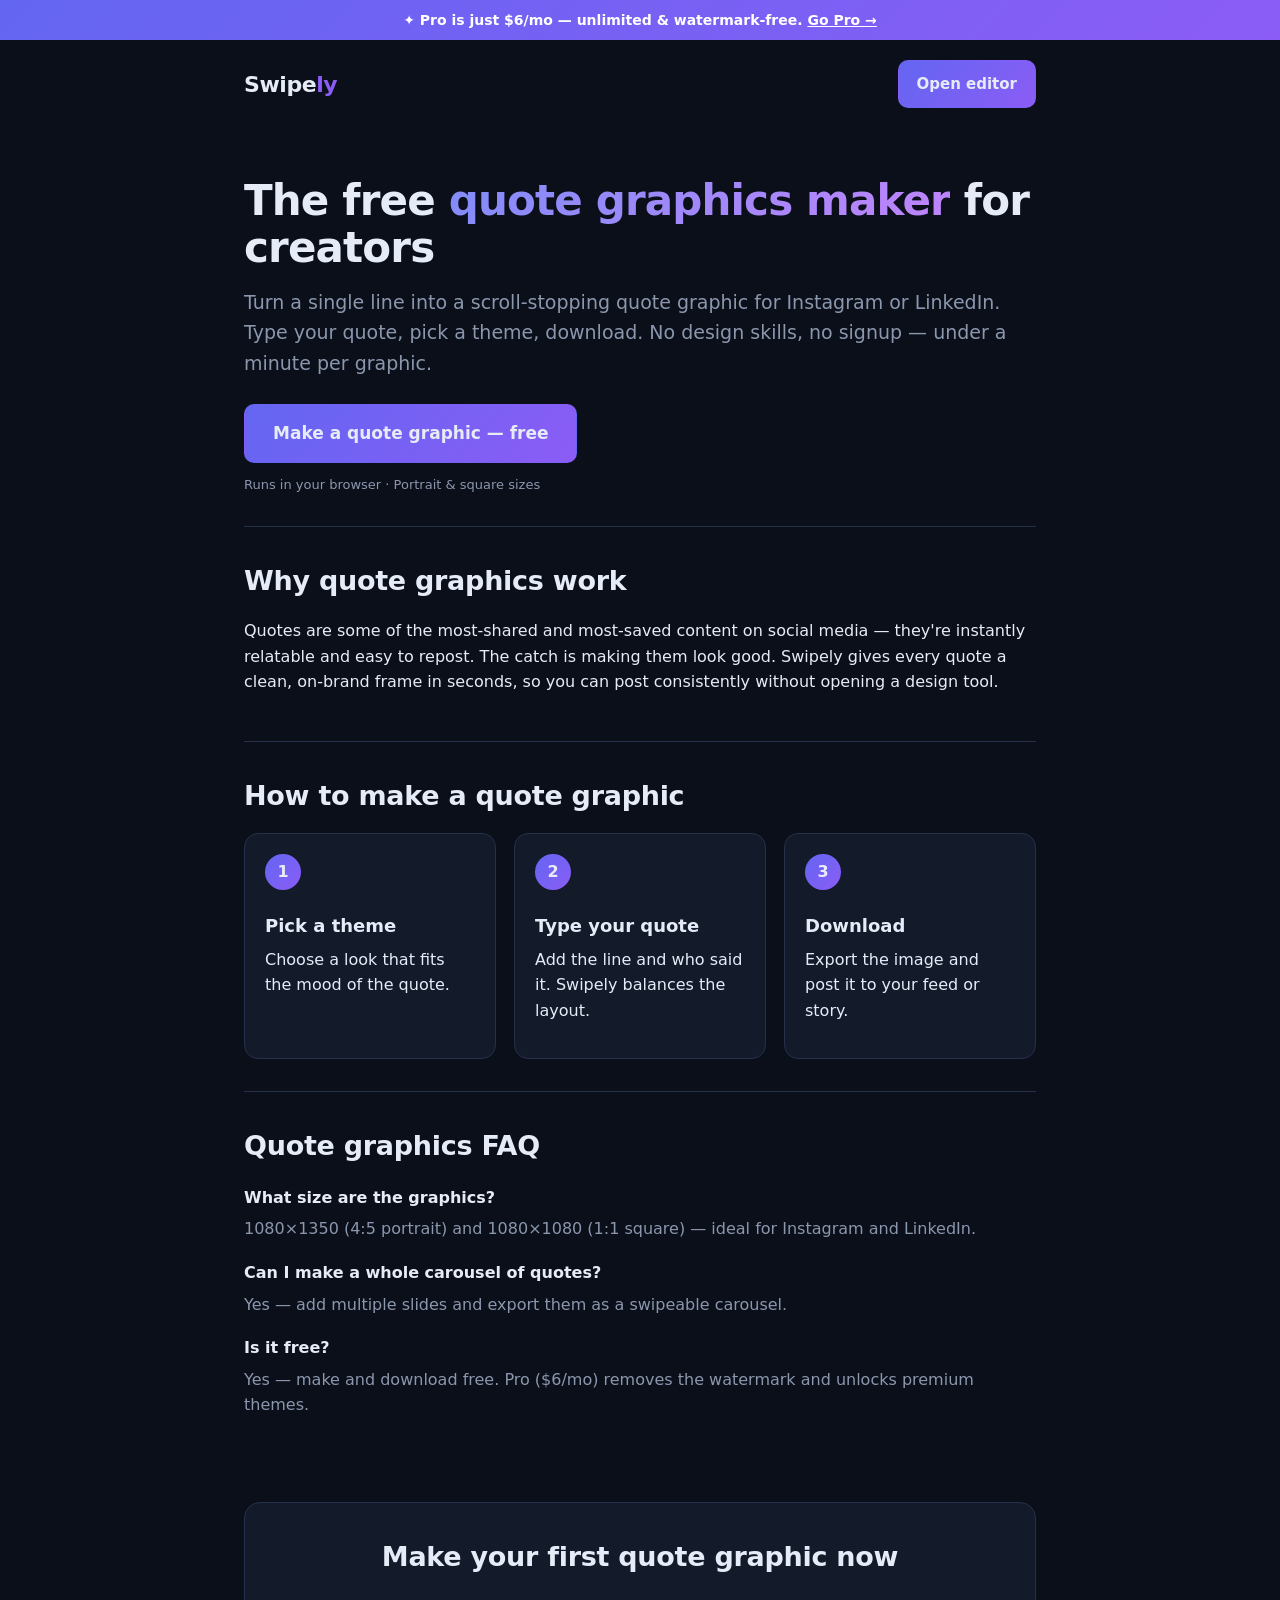
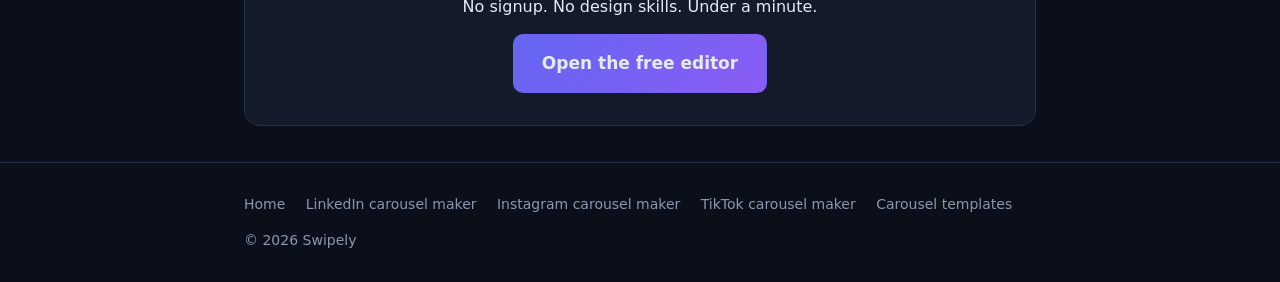
<file: quote-graphics-maker.html>
<!DOCTYPE html>
<html lang="en">
<head>
  <meta charset="UTF-8" />
  <meta name="viewport" content="width=device-width, initial-scale=1.0" />
  <title>Free Quote Graphics Maker for Instagram — Swipely</title>
  <meta name="description" content="Make beautiful quote graphics for Instagram and LinkedIn free. Type your quote, pick a theme, download a ready-to-post image. No design skills, no signup." />
  <link rel="canonical" href="https://smuffinz99-prog.github.io/swipely/quote-graphics-maker.html" />
  <meta property="og:type" content="website" />
  <meta property="og:title" content="Free Quote Graphics Maker — Swipely" />
  <meta property="og:description" content="Design quote graphics for Instagram & LinkedIn in seconds. Type, theme, download. Free." />
  <meta property="og:url" content="https://smuffinz99-prog.github.io/swipely/quote-graphics-maker.html" />
  <meta property="og:site_name" content="Swipely" />
  <meta name="theme-color" content="#0b0f1a" />
  <meta name="twitter:card" content="summary_large_image" />
  <script type="application/ld+json">
  {
    "@context": "https://schema.org",
    "@type": "FAQPage",
    "mainEntity": [
      {"@type":"Question","name":"How do I make a quote graphic?","acceptedAnswer":{"@type":"Answer","text":"Open Swipely, pick a theme, type your quote as the title, add an attribution, and download the image ready to post on Instagram or LinkedIn."}},
      {"@type":"Question","name":"Is the quote graphics maker free?","acceptedAnswer":{"@type":"Answer","text":"Yes. Make and download quote graphics for free. Pro removes the watermark and unlocks premium themes."}}
    ]
  }
  </script>
  <script type="application/ld+json">
  {
    "@context":"https://schema.org","@type":"BreadcrumbList",
    "itemListElement":[
      {"@type":"ListItem","position":1,"name":"Home","item":"https://smuffinz99-prog.github.io/swipely/"},
      {"@type":"ListItem","position":2,"name":"Quote graphics maker","item":"https://smuffinz99-prog.github.io/swipely/quote-graphics-maker.html"}
    ]
  }
  </script>
  <link rel="stylesheet" href="pages.css" />
</head>
<body>
  <div class="announce">✦ Pro is just <span data-usd="6"></span>/mo — unlimited &amp; watermark-free. <a href="app.html">Go Pro →</a></div>
  <header>
    <a class="logo" href="index.html">Swipe<span>ly</span></a>
    <div class="spacer"></div>
    <a class="btn primary" href="app.html">Open editor</a>
  </header>

  <div class="wrap">
    <div class="hero">
      <h1>The free <span class="grad">quote graphics maker</span> for creators</h1>
      <p class="lead">Turn a single line into a scroll-stopping quote graphic for Instagram or LinkedIn. Type your quote, pick a theme, download. No design skills, no signup — under a minute per graphic.</p>
      <div class="cta-row">
        <a class="btn primary big" href="app.html">Make a quote graphic — free</a>
      </div>
      <div class="micro">Runs in your browser · Portrait &amp; square sizes</div>
    </div>

    <section>
      <h2>Why quote graphics work</h2>
      <p>Quotes are some of the most-shared and most-saved content on social media — they're instantly relatable and easy to repost. The catch is making them look good. Swipely gives every quote a clean, on-brand frame in seconds, so you can post consistently without opening a design tool.</p>
    </section>

    <section>
      <h2>How to make a quote graphic</h2>
      <div class="steps">
        <div class="step"><div class="n">1</div><h3>Pick a theme</h3><p>Choose a look that fits the mood of the quote.</p></div>
        <div class="step"><div class="n">2</div><h3>Type your quote</h3><p>Add the line and who said it. Swipely balances the layout.</p></div>
        <div class="step"><div class="n">3</div><h3>Download</h3><p>Export the image and post it to your feed or story.</p></div>
      </div>
    </section>

    <section class="faq">
      <h2>Quote graphics FAQ</h2>
      <dl>
        <dt>What size are the graphics?</dt>
        <dd>1080×1350 (4:5 portrait) and 1080×1080 (1:1 square) — ideal for Instagram and LinkedIn.</dd>
        <dt>Can I make a whole carousel of quotes?</dt>
        <dd>Yes — add multiple slides and export them as a swipeable carousel.</dd>
        <dt>Is it free?</dt>
        <dd>Yes — make and download free. Pro (<span data-usd="6"></span>/mo) removes the watermark and unlocks premium themes.</dd>
      </dl>
    </section>

    <div class="cta-band">
      <h2>Make your first quote graphic now</h2>
      <p>No signup. No design skills. Under a minute.</p>
      <a class="btn primary big" href="app.html">Open the free editor</a>
    </div>
  </div>

  <footer>
    <div class="wrap">
      <div class="related">
        <a href="index.html">Home</a>
        <a href="linkedin-carousel-maker.html">LinkedIn carousel maker</a>
        <a href="instagram-carousel-maker.html">Instagram carousel maker</a>
        <a href="tiktok-carousel-maker.html">TikTok carousel maker</a>
        <a href="carousel-templates.html">Carousel templates</a>
      </div>
      © <span id="yr"></span> Swipely
    </div>
  </footer>
  <script>document.getElementById('yr').textContent = new Date().getFullYear();</script>
  <script src="pricing.js"></script>
<script data-goatcounter="https://smuffinz.goatcounter.com/count" async src="//gc.zgo.at/count.js"></script>
</body>
</html>
</file>
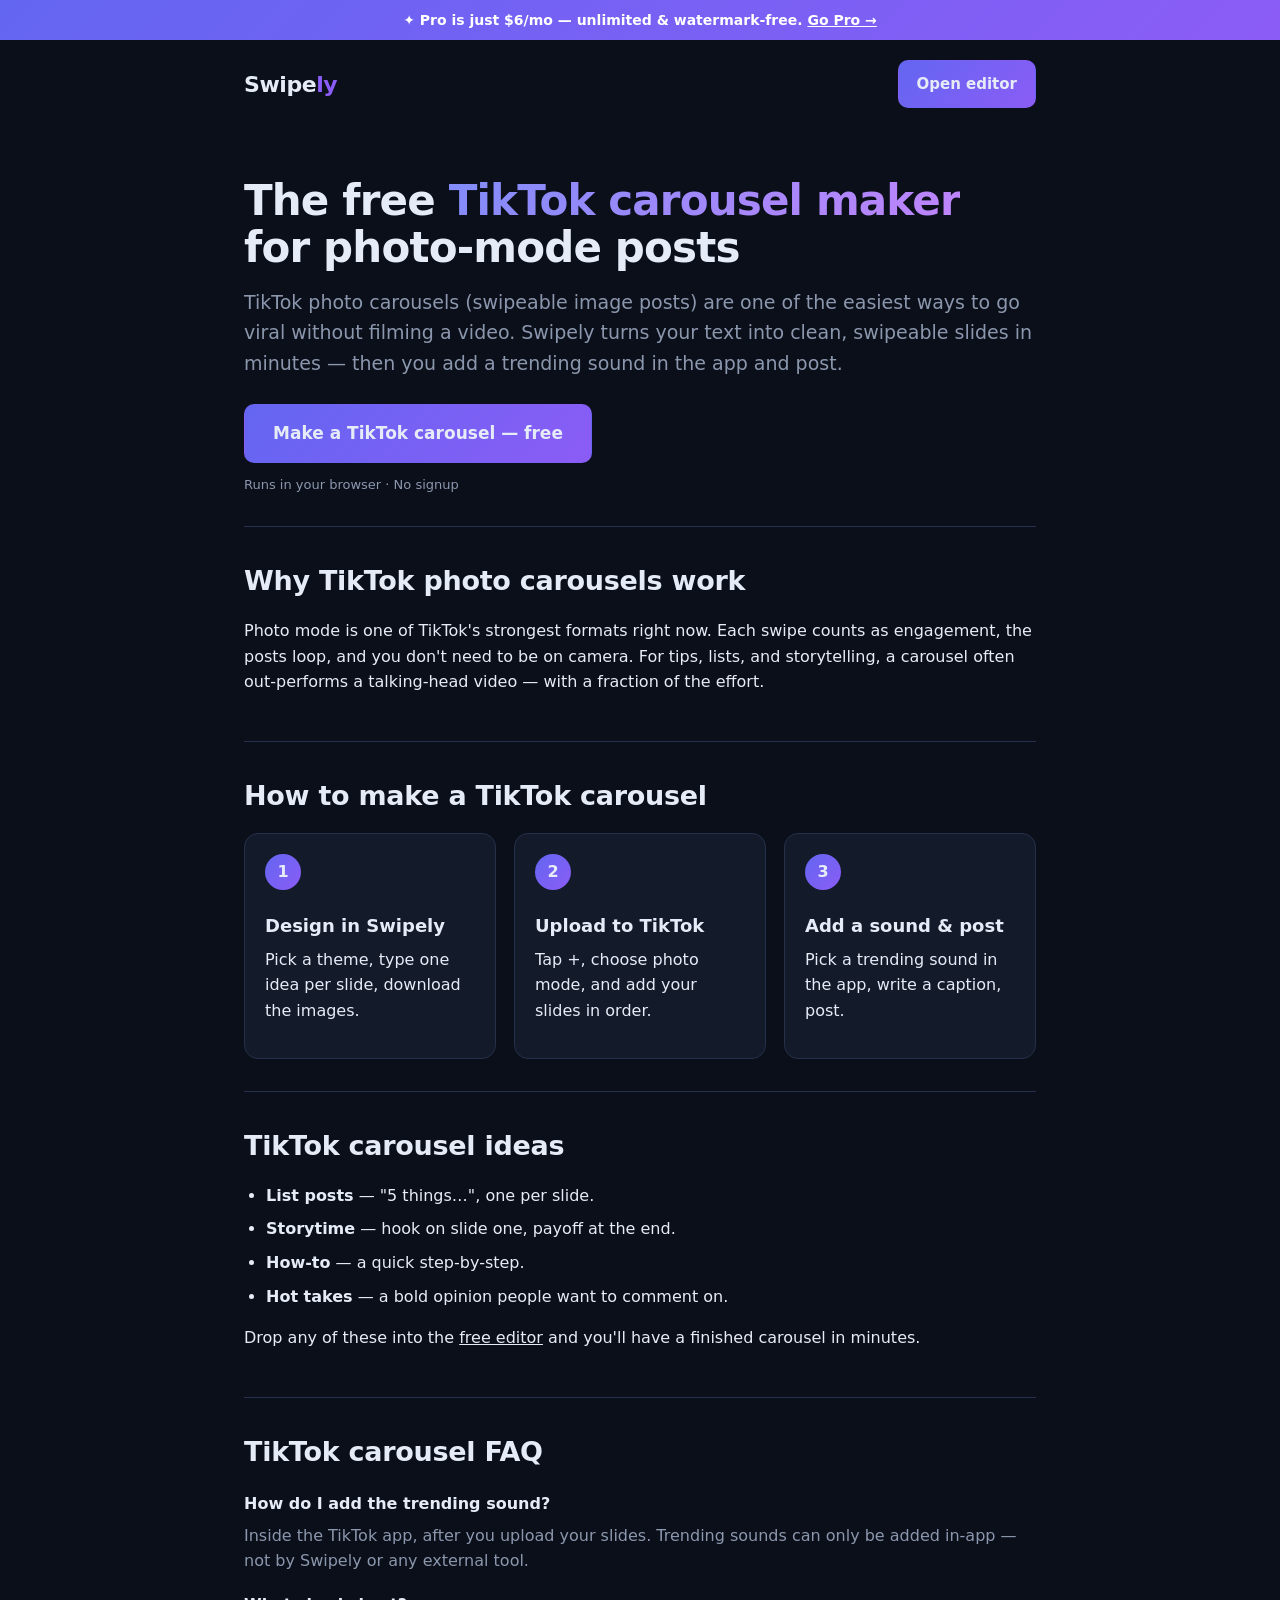
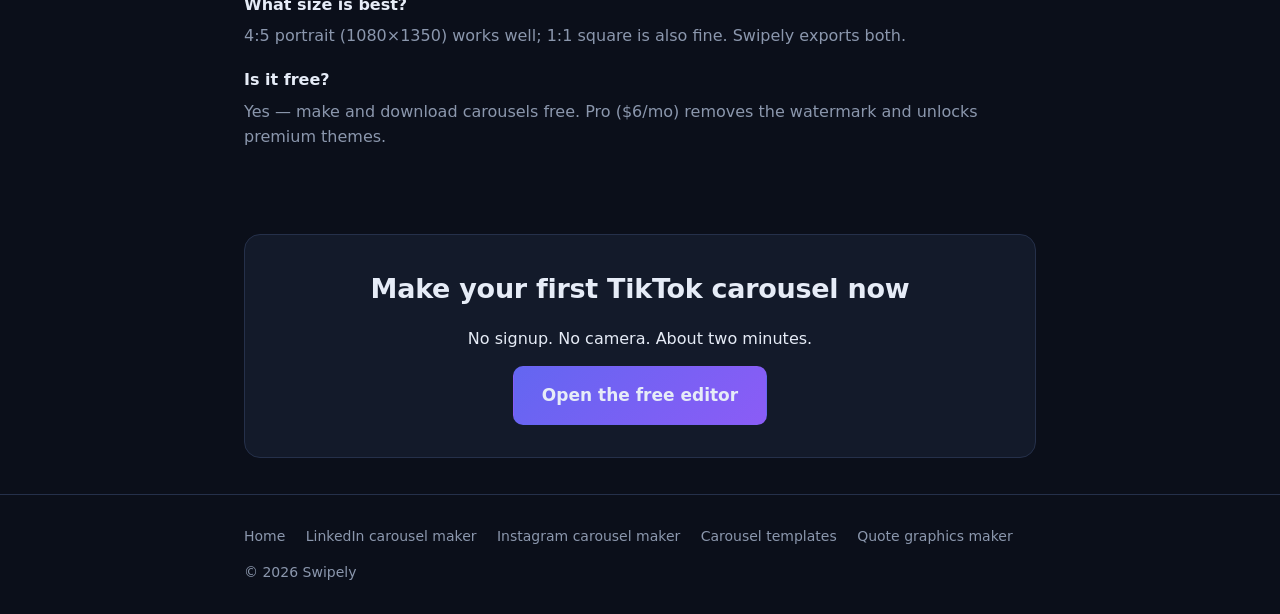
<file: tiktok-carousel-maker.html>
<!DOCTYPE html>
<html lang="en">
<head>
  <meta charset="UTF-8" />
  <meta name="viewport" content="width=device-width, initial-scale=1.0" />
  <title>Free TikTok Carousel Maker · Photo Mode — Swipely</title>
  <meta name="description" content="Make TikTok photo carousels (slideshow posts) free. Pick a theme, type your text, download swipeable slides, then add a trending sound in the app. No signup." />
  <link rel="canonical" href="https://smuffinz99-prog.github.io/swipely/tiktok-carousel-maker.html" />
  <meta property="og:type" content="website" />
  <meta property="og:title" content="Free TikTok Carousel Maker — Swipely" />
  <meta property="og:description" content="Make TikTok photo carousels in minutes. Pick a theme, type, download. Free, no signup." />
  <meta property="og:url" content="https://smuffinz99-prog.github.io/swipely/tiktok-carousel-maker.html" />
  <meta property="og:site_name" content="Swipely" />
  <meta name="theme-color" content="#0b0f1a" />
  <meta name="twitter:card" content="summary_large_image" />
  <script type="application/ld+json">
  {
    "@context": "https://schema.org",
    "@type": "FAQPage",
    "mainEntity": [
      {"@type":"Question","name":"How do I make a TikTok photo carousel?","acceptedAnswer":{"@type":"Answer","text":"Make your slides in Swipely, download them as images, then in TikTok tap the plus, choose photo (carousel) mode, add the images, pick a trending sound, and post."}},
      {"@type":"Question","name":"What size should a TikTok carousel be?","acceptedAnswer":{"@type":"Answer","text":"A 4:5 portrait (1080x1350) works well for TikTok photo posts. Swipely exports this size, plus 1:1 square."}},
      {"@type":"Question","name":"Can I add a trending sound?","acceptedAnswer":{"@type":"Answer","text":"Yes — you add the trending sound inside the TikTok app after uploading your slides. Trending sounds can only be added in-app, not by any external tool."}}
    ]
  }
  </script>
  <script type="application/ld+json">
  {
    "@context":"https://schema.org","@type":"BreadcrumbList",
    "itemListElement":[
      {"@type":"ListItem","position":1,"name":"Home","item":"https://smuffinz99-prog.github.io/swipely/"},
      {"@type":"ListItem","position":2,"name":"TikTok carousel maker","item":"https://smuffinz99-prog.github.io/swipely/tiktok-carousel-maker.html"}
    ]
  }
  </script>
  <link rel="stylesheet" href="pages.css" />
</head>
<body>
  <div class="announce">✦ Pro is just <span data-usd="6"></span>/mo — unlimited &amp; watermark-free. <a href="app.html">Go Pro →</a></div>
  <header>
    <a class="logo" href="index.html">Swipe<span>ly</span></a>
    <div class="spacer"></div>
    <a class="btn primary" href="app.html">Open editor</a>
  </header>

  <div class="wrap">
    <div class="hero">
      <h1>The free <span class="grad">TikTok carousel maker</span> for photo-mode posts</h1>
      <p class="lead">TikTok photo carousels (swipeable image posts) are one of the easiest ways to go viral without filming a video. Swipely turns your text into clean, swipeable slides in minutes — then you add a trending sound in the app and post.</p>
      <div class="cta-row">
        <a class="btn primary big" href="app.html">Make a TikTok carousel — free</a>
      </div>
      <div class="micro">Runs in your browser · No signup</div>
    </div>

    <section>
      <h2>Why TikTok photo carousels work</h2>
      <p>Photo mode is one of TikTok's strongest formats right now. Each swipe counts as engagement, the posts loop, and you don't need to be on camera. For tips, lists, and storytelling, a carousel often out-performs a talking-head video — with a fraction of the effort.</p>
    </section>

    <section>
      <h2>How to make a TikTok carousel</h2>
      <div class="steps">
        <div class="step"><div class="n">1</div><h3>Design in Swipely</h3><p>Pick a theme, type one idea per slide, download the images.</p></div>
        <div class="step"><div class="n">2</div><h3>Upload to TikTok</h3><p>Tap +, choose photo mode, and add your slides in order.</p></div>
        <div class="step"><div class="n">3</div><h3>Add a sound &amp; post</h3><p>Pick a trending sound in the app, write a caption, post.</p></div>
      </div>
    </section>

    <section>
      <h2>TikTok carousel ideas</h2>
      <ul>
        <li><strong>List posts</strong> — "5 things…", one per slide.</li>
        <li><strong>Storytime</strong> — hook on slide one, payoff at the end.</li>
        <li><strong>How-to</strong> — a quick step-by-step.</li>
        <li><strong>Hot takes</strong> — a bold opinion people want to comment on.</li>
      </ul>
      <p>Drop any of these into the <a href="app.html">free editor</a> and you'll have a finished carousel in minutes.</p>
    </section>

    <section class="faq">
      <h2>TikTok carousel FAQ</h2>
      <dl>
        <dt>How do I add the trending sound?</dt>
        <dd>Inside the TikTok app, after you upload your slides. Trending sounds can only be added in-app — not by Swipely or any external tool.</dd>
        <dt>What size is best?</dt>
        <dd>4:5 portrait (1080×1350) works well; 1:1 square is also fine. Swipely exports both.</dd>
        <dt>Is it free?</dt>
        <dd>Yes — make and download carousels free. Pro (<span data-usd="6"></span>/mo) removes the watermark and unlocks premium themes.</dd>
      </dl>
    </section>

    <div class="cta-band">
      <h2>Make your first TikTok carousel now</h2>
      <p>No signup. No camera. About two minutes.</p>
      <a class="btn primary big" href="app.html">Open the free editor</a>
    </div>
  </div>

  <footer>
    <div class="wrap">
      <div class="related">
        <a href="index.html">Home</a>
        <a href="linkedin-carousel-maker.html">LinkedIn carousel maker</a>
        <a href="instagram-carousel-maker.html">Instagram carousel maker</a>
        <a href="carousel-templates.html">Carousel templates</a>
        <a href="quote-graphics-maker.html">Quote graphics maker</a>
      </div>
      © <span id="yr"></span> Swipely
    </div>
  </footer>
  <script>document.getElementById('yr').textContent = new Date().getFullYear();</script>
  <script src="pricing.js"></script>
<script data-goatcounter="https://smuffinz.goatcounter.com/count" async src="//gc.zgo.at/count.js"></script>
</body>
</html>
</file>
<file: styles.css>
:root {
  --bg: #0b0f1a;
  --panel: #131a2a;
  --panel-2: #1b2438;
  --line: #25304a;
  --text: #e6ecf7;
  --muted: #8b97ad;
  --accent: #6366f1;
  --accent-2: #8b5cf6;
  --good: #22c55e;
}

* { box-sizing: border-box; }
html, body { margin: 0; height: 100%; }
body {
  background: var(--bg);
  color: var(--text);
  font-family: 'Segoe UI', system-ui, -apple-system, Roboto, sans-serif;
  -webkit-font-smoothing: antialiased;
}

/* ── top bar ── */
.topbar {
  display: flex; align-items: center; gap: 16px;
  padding: 12px 20px;
  border-bottom: 1px solid var(--line);
  background: var(--panel);
  position: sticky; top: 0; z-index: 10;
}
.logo { font-weight: 800; font-size: 20px; letter-spacing: -0.02em; }
.logo span { color: var(--accent-2); }
.topbar .spacer { flex: 1; }

.btn {
  border: 1px solid var(--line);
  background: var(--panel-2);
  color: var(--text);
  padding: 9px 14px;
  border-radius: 9px;
  font-size: 14px; font-weight: 600;
  cursor: pointer;
  transition: border-color .15s, background .15s, transform .05s;
}
.btn:hover { border-color: var(--accent); }
.btn:active { transform: translateY(1px); }
.btn:disabled { opacity: .6; cursor: default; }
.btn.primary { background: linear-gradient(135deg, var(--accent), var(--accent-2)); border-color: transparent; }
.btn.primary:hover { filter: brightness(1.08); }
.btn.ghost { background: transparent; }
.btn.pro { background: linear-gradient(135deg, #f59e0b, #ef4444); border-color: transparent; }

/* ── layout ── */
.app {
  display: grid;
  grid-template-columns: 116px 1fr 340px;
  gap: 0;
  height: calc(100vh - 61px);
}
.rail, .stage, .panel { overflow-y: auto; }

/* slide rail */
.rail { border-right: 1px solid var(--line); padding: 14px 10px; background: var(--panel); }
.rail h4 { margin: 0 0 10px; font-size: 11px; text-transform: uppercase; letter-spacing: .08em; color: var(--muted); }
.thumb-wrap {
  position: relative; margin-bottom: 10px; border-radius: 8px; overflow: hidden;
  border: 2px solid transparent; cursor: pointer;
}
.thumb-wrap.active { border-color: var(--accent); }
.thumb { display: block; width: 100%; height: auto; }
.thumb-num {
  position: absolute; top: 4px; left: 4px;
  background: rgba(0,0,0,.6); color: #fff; font-size: 11px; font-weight: 700;
  width: 18px; height: 18px; border-radius: 5px; display: grid; place-items: center;
}
.rail .add { width: 100%; margin-top: 4px; }

/* stage */
.stage { display: flex; flex-direction: column; align-items: center; gap: 14px; padding: 22px; }
#canvas {
  background: #000;
  max-height: 64vh; width: auto; height: auto; max-width: 100%;
  border-radius: 14px;
  box-shadow: 0 24px 60px rgba(0,0,0,.5);
}
.nav { display: flex; align-items: center; gap: 12px; }
.nav .label { font-size: 13px; color: var(--muted); min-width: 120px; text-align: center; }
.export-row { display: flex; gap: 10px; }

/* right panel */
.panel { border-left: 1px solid var(--line); padding: 18px; background: var(--panel); }
.field { margin-bottom: 16px; }
.field label { display: block; font-size: 12px; font-weight: 600; color: var(--muted); margin-bottom: 6px; text-transform: uppercase; letter-spacing: .05em; }
.field input, .field textarea {
  width: 100%; background: var(--bg); border: 1px solid var(--line); color: var(--text);
  border-radius: 9px; padding: 10px 12px; font-size: 14px; font-family: inherit; resize: vertical;
}
.field input:focus, .field textarea:focus { outline: none; border-color: var(--accent); }
.field textarea { min-height: 96px; line-height: 1.4; }
.hint { font-size: 11px; color: var(--muted); margin-top: 6px; }

.section-title { font-size: 11px; text-transform: uppercase; letter-spacing: .08em; color: var(--muted); margin: 22px 0 10px; }

/* template chips */
.templates { display: grid; grid-template-columns: 1fr 1fr; gap: 8px; }
.tpl-chip {
  display: flex; align-items: center; gap: 8px;
  background: var(--panel-2); border: 1px solid var(--line); color: var(--text);
  padding: 9px 10px; border-radius: 9px; font-size: 13px; font-weight: 600; cursor: pointer;
  position: relative;
}
.tpl-chip.active { border-color: var(--accent); }
.tpl-dot { width: 16px; height: 16px; border-radius: 50%; border: 2px solid; flex: none; }
.pro-tag { position: absolute; top: -6px; right: -4px; background: #f59e0b; color: #1a1a1a; font-size: 9px; font-weight: 800; padding: 1px 5px; border-radius: 6px; }

/* size toggle */
.size-row { display: flex; gap: 8px; }
.size-btn { flex: 1; background: var(--panel-2); border: 1px solid var(--line); color: var(--text); border-radius: 9px; padding: 9px; font-weight: 700; cursor: pointer; }
.size-btn.active { border-color: var(--accent); background: var(--bg); }

/* slide tools */
.tools { display: flex; gap: 8px; flex-wrap: wrap; }
.tools .btn { flex: 1; min-width: 0; padding: 8px; font-size: 13px; }

/* watermark note */
.wm-note {
  display: flex; gap: 10px; align-items: flex-start;
  margin-top: 18px; padding: 12px; border-radius: 10px;
  background: rgba(245,158,11,.08); border: 1px solid rgba(245,158,11,.3);
  font-size: 12px; color: #fcd34d; line-height: 1.45;
}
.wm-note b { color: #fde68a; }

/* format (size) buttons */
.fmt-btn { position: relative; font-size: 13px; }

/* brand colors (Pro) */
.pro-pill { background: #f59e0b; color: #1a1a1a; font-size: 9px; font-weight: 800; padding: 1px 6px; border-radius: 6px; vertical-align: middle; margin-left: 4px; }
.brand-colors.locked { opacity: .55; }
.brand-toggle { display: flex; align-items: center; gap: 8px; font-size: 13px; color: var(--text); margin-bottom: 12px; cursor: pointer; }
.brand-toggle input { width: 16px; height: 16px; accent-color: var(--accent); }
.color-row { display: flex; gap: 8px; }
.color-field { flex: 1; display: flex; flex-direction: column; gap: 5px; align-items: center; font-size: 11px; color: var(--muted); }
.color-field input[type="color"] { width: 100%; height: 34px; border: 1px solid var(--line); border-radius: 8px; background: var(--bg); cursor: pointer; padding: 2px; }
.color-field input[type="color"]:disabled { cursor: not-allowed; }

/* usage / daily-limit indicator */
.usage { font-size: 13px; color: var(--muted); font-weight: 600; }
.usage.empty { color: #f59e0b; }
.usage.pro { color: var(--good); }

/* upsell modal */
.modal-overlay {
  position: fixed; inset: 0; background: rgba(3,6,15,.72);
  display: none; align-items: center; justify-content: center; z-index: 50; padding: 20px;
}
.modal-overlay.show { display: flex; }
.modal {
  position: relative; width: 100%; max-width: 380px;
  background: var(--panel); border: 1px solid var(--line); border-radius: 18px;
  padding: 28px; text-align: center;
}
.modal-x {
  position: absolute; top: 14px; right: 16px; background: none; border: none;
  color: var(--muted); font-size: 24px; line-height: 1; cursor: pointer;
}
.modal-x:hover { color: var(--text); }
.modal-badge {
  display: inline-block; font-weight: 800; font-size: 14px; letter-spacing: .02em;
  background: linear-gradient(135deg, #f59e0b, #ef4444);
  -webkit-background-clip: text; background-clip: text; color: transparent;
}
.modal-price { font-size: 44px; font-weight: 800; margin: 6px 0 2px; }
.modal-price span { font-size: 16px; color: var(--muted); font-weight: 600; }
.modal-ccy { font-size: 11px; color: var(--muted); margin: 2px 0 0; min-height: 0; }
.modal-ccy:empty { display: none; }
.modal-reason { color: var(--muted); font-size: 14px; margin: 6px 0 18px; line-height: 1.5; }
.modal-list { list-style: none; padding: 0; margin: 0 0 22px; text-align: left; }
.modal-list li { padding: 8px 0; font-size: 14.5px; border-bottom: 1px solid var(--line); }
.modal-list li:last-child { border-bottom: none; }
.modal-list li::before { content: "✓"; color: var(--good); font-weight: 800; margin-right: 10px; }
.modal-list .soon {
  font-size: 10px; font-weight: 800; color: #fcd34d; background: rgba(245,158,11,.15);
  padding: 1px 6px; border-radius: 6px; margin-left: 6px; vertical-align: middle;
}
.modal-cta { width: 100%; padding: 13px; font-size: 16px; }
.modal-note { font-size: 12px; color: #fcd34d; margin-top: 12px; line-height: 1.4; min-height: 0; }
.modal-preview {
  background: none; border: none; color: var(--muted); font-size: 13px; font-weight: 600;
  cursor: pointer; margin-top: 14px; text-decoration: underline;
}
.modal-preview:hover { color: var(--text); }

@media (max-width: 980px) {
  .app { grid-template-columns: 1fr; height: auto; }
  .rail { display: flex; gap: 10px; overflow-x: auto; border-right: none; border-bottom: 1px solid var(--line); }
  .rail h4, .rail .add { display: none; }
  .thumb-wrap { width: 90px; flex: none; margin-bottom: 0; }
  .panel { border-left: none; border-top: 1px solid var(--line); }
}
</file>
<file: pages.css>
:root {
  --bg:#0b0f1a; --panel:#131a2a; --line:#25304a; --text:#e6ecf7;
  --muted:#8b97ad; --accent:#6366f1; --accent-2:#8b5cf6;
}
* { box-sizing: border-box; }
body { margin:0; background:var(--bg); color:var(--text);
  font-family:'Segoe UI',system-ui,-apple-system,Roboto,sans-serif; -webkit-font-smoothing:antialiased; line-height:1.6; }
a { color:inherit; }
.wrap { max-width:840px; margin:0 auto; padding:0 24px; }

.announce { background:linear-gradient(135deg,var(--accent),var(--accent-2)); color:#fff; text-align:center; font-size:14px; font-weight:700; padding:9px 16px; }
.announce a { color:#fff; text-decoration:underline; white-space:nowrap; }
header { display:flex; align-items:center; gap:16px; padding:20px 0; max-width:840px; margin:0 auto; padding-left:24px; padding-right:24px; }
.logo { font-weight:800; font-size:22px; letter-spacing:-.02em; text-decoration:none; }
.logo span { color:var(--accent-2); }
header .spacer { flex:1; }
.btn { display:inline-block; border:1px solid var(--line); background:var(--panel);
  color:var(--text); padding:11px 18px; border-radius:10px; font-weight:700; font-size:15px;
  text-decoration:none; cursor:pointer; transition:filter .15s, border-color .15s; }
.btn.primary { background:linear-gradient(135deg,var(--accent),var(--accent-2)); border-color:transparent; }
.btn.primary:hover { filter:brightness(1.08); }
.btn.big { padding:15px 28px; font-size:17px; }

.hero { padding:50px 0 30px; }
h1 { font-size:42px; line-height:1.1; letter-spacing:-.02em; margin:0 0 16px; }
h1 .grad { background:linear-gradient(135deg,#818cf8,#c084fc); -webkit-background-clip:text; background-clip:text; color:transparent; }
.lead { font-size:19px; color:var(--muted); margin:0 0 26px; }
.cta-row { display:flex; gap:12px; flex-wrap:wrap; }
.micro { color:var(--muted); font-size:13px; margin-top:12px; }

section { padding:32px 0; border-top:1px solid var(--line); }
h2 { font-size:27px; letter-spacing:-.01em; margin:0 0 16px; }
h3 { font-size:18px; margin:22px 0 6px; }
p { margin:0 0 14px; }
ul { padding-left:22px; }
li { margin:8px 0; color:var(--text); }

.steps { display:grid; grid-template-columns:repeat(3,1fr); gap:18px; }
.step { background:var(--panel); border:1px solid var(--line); border-radius:14px; padding:20px; }
.step .n { width:36px; height:36px; border-radius:50%; margin-bottom:12px; display:grid; place-items:center;
  background:linear-gradient(135deg,var(--accent),var(--accent-2)); font-weight:800; }

.faq dt { font-weight:700; margin-top:18px; }
.faq dd { margin:6px 0 0; color:var(--muted); }

.cta-band { background:var(--panel); border:1px solid var(--line); border-radius:16px; padding:32px; text-align:center; margin:36px 0; }

footer { border-top:1px solid var(--line); padding:30px 0; color:var(--muted); font-size:14px; }
footer a { color:var(--muted); text-decoration:none; margin-right:16px; }
footer a:hover { color:var(--text); }
.related { margin-bottom:14px; }

@media (max-width:720px) {
  h1 { font-size:32px; }
  .steps { grid-template-columns:1fr; }
}
</file>
